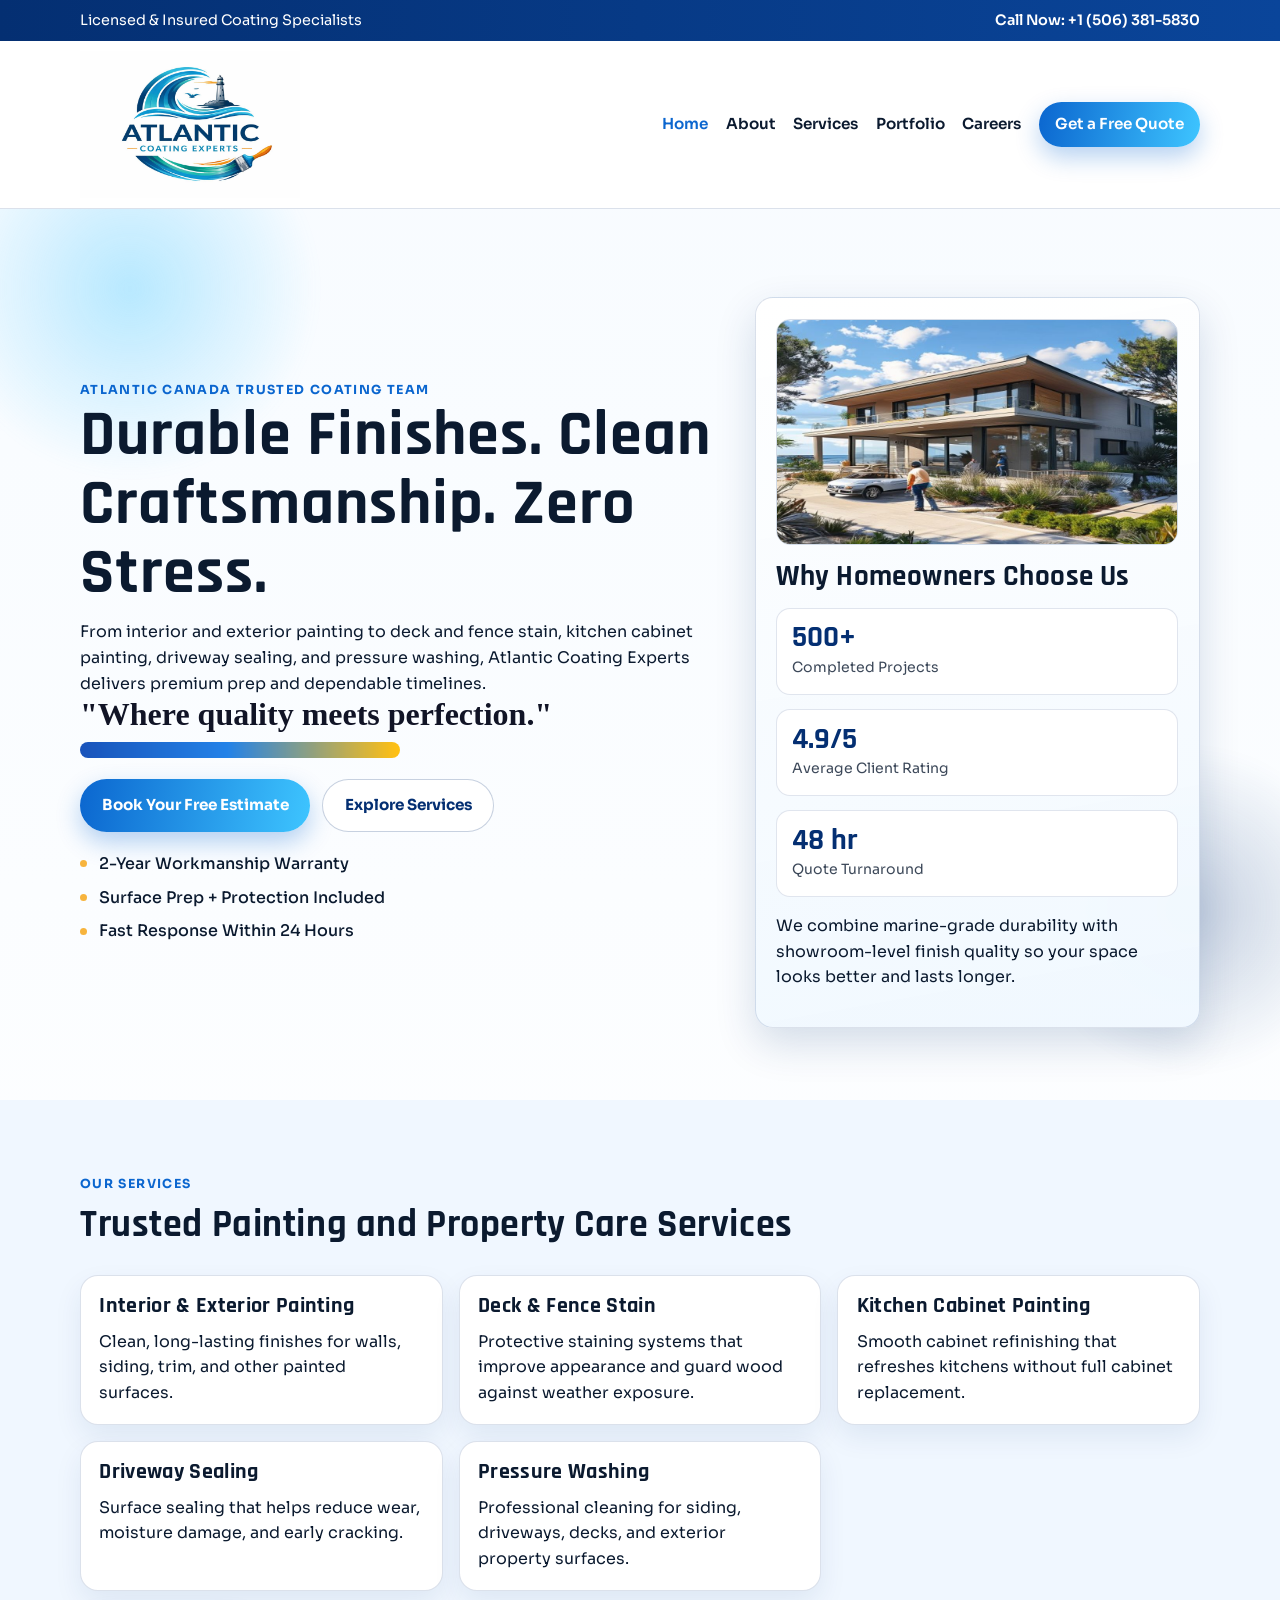
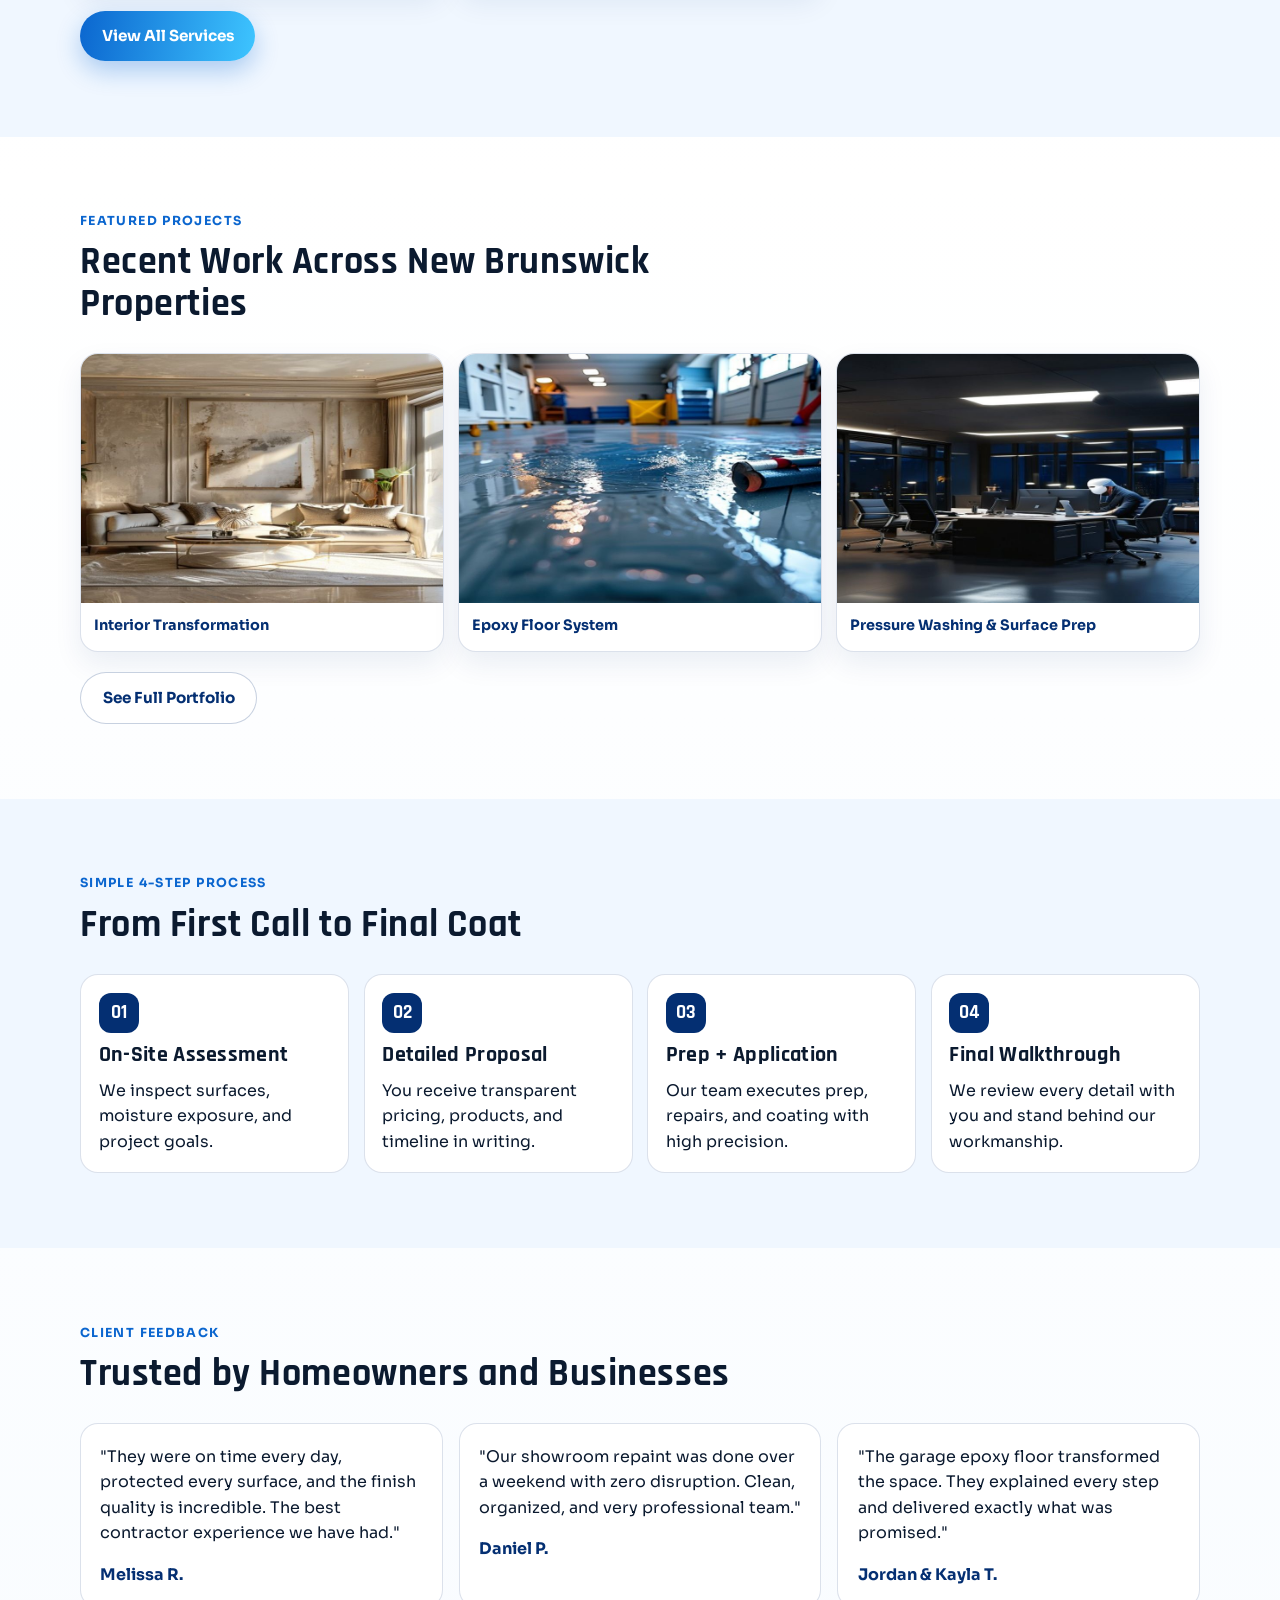
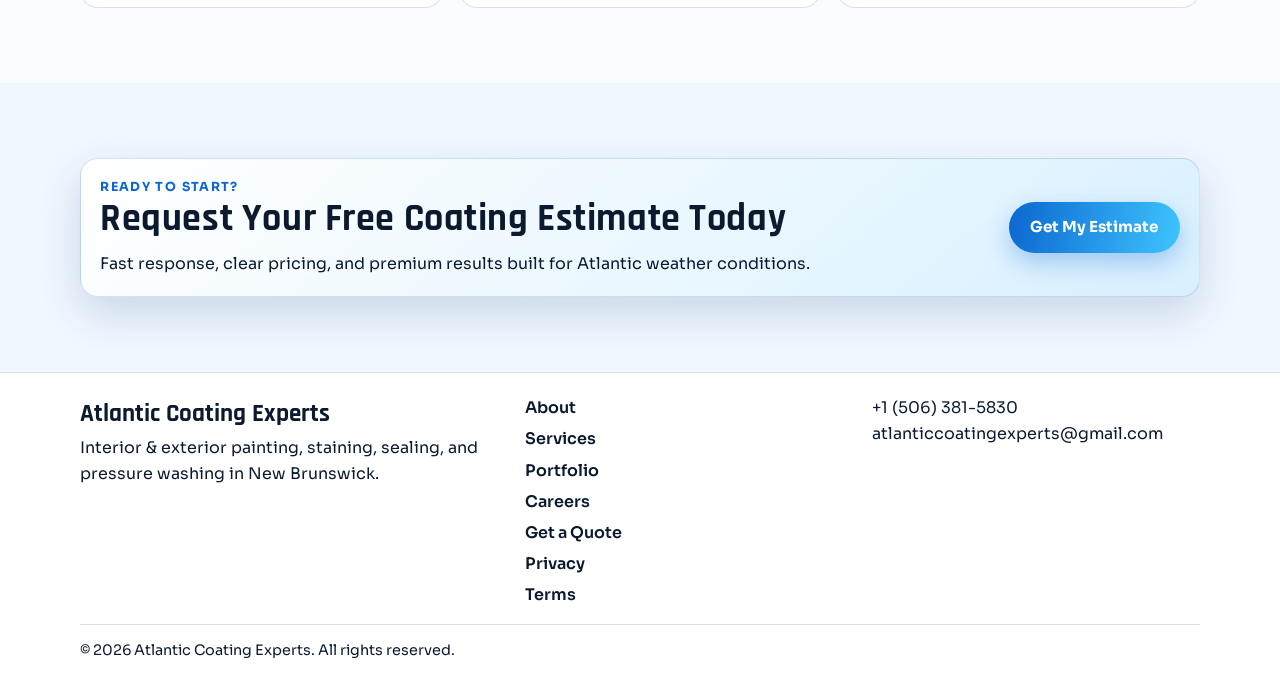
<file: index.html>
<!DOCTYPE html>
<html lang="en">
  <head>
    <meta charset="UTF-8" />
    <meta name="viewport" content="width=device-width, initial-scale=1.0" />
    <title>Atlantic Coating Experts | Premium Coating Contractors</title>
    <meta
      name="description"
      content="Atlantic Coating Experts provides interior and exterior painting, deck and fence stain, kitchen cabinet painting, driveway sealing, and pressure washing in New Brunswick."
    />
    <link rel="canonical" href="https://atlanticcoatingexperts.ca/" />
    <meta property="og:type" content="website" />
    <meta property="og:title" content="Atlantic Coating Experts" />
    <meta
      property="og:description"
      content="Interior and exterior painting, deck and fence stain, kitchen cabinet painting, driveway sealing, and pressure washing."
    />
    <meta property="og:url" content="https://atlanticcoatingexperts.ca/" />
    <meta property="og:image" content="https://atlanticcoatingexperts.ca/assets/atlantic-coating-logo.png" />
    <meta name="twitter:card" content="summary_large_image" />
    <meta name="twitter:title" content="Atlantic Coating Experts" />
    <meta name="twitter:description" content="Where quality meets perfection." />
    <meta name="twitter:image" content="https://atlanticcoatingexperts.ca/assets/atlantic-coating-logo.png" />
    <link rel="preconnect" href="https://fonts.googleapis.com" />
    <link rel="preconnect" href="https://fonts.gstatic.com" crossorigin />
    <link
      href="https://fonts.googleapis.com/css2?family=Rajdhani:wght@500;600;700&family=Sora:wght@300;400;500;600;700&display=swap"
      rel="stylesheet"
    />
    <link rel="stylesheet" href="styles.css" />
  </head>
  <body data-page="home">
    <div class="top-strip">
      <div class="container top-strip__content">
        <p>Licensed & Insured Coating Specialists</p>
        <a href="tel:+15063815830">Call Now: +1 (506) 381-5830</a>
      </div>
    </div>

    <header class="site-header">
      <div class="container nav-wrap">
        <a class="brand" href="index.html" aria-label="Atlantic Coating Experts home">
          <img src="assets/atlantic-coating-logo.png" alt="Atlantic Coating Experts logo" />
        </a>

        <button class="menu-toggle" id="menuToggle" aria-expanded="false" aria-controls="mainNav" aria-label="Toggle menu">
          <span></span>
          <span></span>
          <span></span>
        </button>

        <nav id="mainNav" class="main-nav" aria-label="Primary">
          <a href="index.html" data-nav="home">Home</a>
          <a href="about.html" data-nav="about">About</a>
          <a href="services.html" data-nav="services">Services</a>
          <a href="portfolio.html" data-nav="portfolio">Portfolio</a>
          <a href="careers.html" data-nav="careers">Careers</a>
          <a href="quote.html" class="btn btn--small" data-nav="quote">Get a Free Quote</a>
        </nav>
      </div>
    </header>

    <main>
      <section class="hero">
        <div class="hero__bg-orb hero__bg-orb--one"></div>
        <div class="hero__bg-orb hero__bg-orb--two"></div>
        <div class="container hero__grid">
          <div class="hero__content reveal">
            <p class="eyebrow">Atlantic Canada Trusted Coating Team</p>
            <h1>Durable Finishes. Clean Craftsmanship. Zero Stress.</h1>
            <p>
              From interior and exterior painting to deck and fence stain, kitchen cabinet painting, driveway sealing,
              and pressure washing, Atlantic Coating Experts delivers premium prep and dependable timelines.
            </p>
            <p class="hero__brand-quote">"Where quality meets perfection."</p>
            <div class="hero__actions">
              <a href="quote.html" class="btn">Book Your Free Estimate</a>
              <a href="services.html" class="btn btn--ghost">Explore Services</a>
            </div>
            <ul class="hero__highlights">
              <li>2-Year Workmanship Warranty</li>
              <li>Surface Prep + Protection Included</li>
              <li>Fast Response Within 24 Hours</li>
            </ul>
          </div>

          <aside class="hero-card reveal" aria-label="Quick business highlights">
            <img
              src="assets/ai-hero-exterior.jpg"
              alt="Exterior coating team working on a coastal home"
              class="hero-card__image"
            />
            <h2>Why Homeowners Choose Us</h2>
            <div class="hero-card__stats">
              <article>
                <strong>500+</strong>
                <span>Completed Projects</span>
              </article>
              <article>
                <strong>4.9/5</strong>
                <span>Average Client Rating</span>
              </article>
              <article>
                <strong>48 hr</strong>
                <span>Quote Turnaround</span>
              </article>
            </div>
            <p>
              We combine marine-grade durability with showroom-level finish quality so your space looks better and
              lasts longer.
            </p>
          </aside>
        </div>
      </section>

      <section class="section section--light">
        <div class="container">
          <header class="section-head reveal">
            <p class="eyebrow">Our Services</p>
            <h2>Trusted Painting and Property Care Services</h2>
          </header>
          <div class="service-grid">
            <article class="service-card reveal">
              <h3>Interior & Exterior Painting</h3>
              <p>Clean, long-lasting finishes for walls, siding, trim, and other painted surfaces.</p>
            </article>
            <article class="service-card reveal">
              <h3>Deck & Fence Stain</h3>
              <p>Protective staining systems that improve appearance and guard wood against weather exposure.</p>
            </article>
            <article class="service-card reveal">
              <h3>Kitchen Cabinet Painting</h3>
              <p>Smooth cabinet refinishing that refreshes kitchens without full cabinet replacement.</p>
            </article>
            <article class="service-card reveal">
              <h3>Driveway Sealing</h3>
              <p>Surface sealing that helps reduce wear, moisture damage, and early cracking.</p>
            </article>
            <article class="service-card reveal">
              <h3>Pressure Washing</h3>
              <p>Professional cleaning for siding, driveways, decks, and exterior property surfaces.</p>
            </article>
          </div>
          <div class="section-cta reveal">
            <a href="services.html" class="btn">View All Services</a>
          </div>
        </div>
      </section>

      <section class="section">
        <div class="container">
          <header class="section-head reveal">
            <p class="eyebrow">Featured Projects</p>
            <h2>Recent Work Across New Brunswick Properties</h2>
          </header>
          <div class="gallery-grid gallery-grid--three">
            <figure class="gallery-card reveal">
              <img src="assets/ai-interior-coating.jpg" alt="Interior coating project" loading="lazy" />
              <figcaption>Interior Transformation</figcaption>
            </figure>
            <figure class="gallery-card reveal">
              <img src="assets/ai-epoxy-floor.jpg" alt="Epoxy floor project" loading="lazy" />
              <figcaption>Epoxy Floor System</figcaption>
            </figure>
            <figure class="gallery-card reveal">
              <img src="assets/ai-commercial-coating.jpg" alt="Exterior cleaning and prep project" loading="lazy" />
              <figcaption>Pressure Washing & Surface Prep</figcaption>
            </figure>
          </div>
          <div class="section-cta reveal">
            <a href="portfolio.html" class="btn btn--ghost">See Full Portfolio</a>
          </div>
        </div>
      </section>

      <section class="section section--light">
        <div class="container">
          <header class="section-head reveal">
            <p class="eyebrow">Simple 4-Step Process</p>
            <h2>From First Call to Final Coat</h2>
          </header>

          <div class="timeline">
            <article class="timeline-item reveal">
              <span>01</span>
              <h3>On-Site Assessment</h3>
              <p>We inspect surfaces, moisture exposure, and project goals.</p>
            </article>
            <article class="timeline-item reveal">
              <span>02</span>
              <h3>Detailed Proposal</h3>
              <p>You receive transparent pricing, products, and timeline in writing.</p>
            </article>
            <article class="timeline-item reveal">
              <span>03</span>
              <h3>Prep + Application</h3>
              <p>Our team executes prep, repairs, and coating with high precision.</p>
            </article>
            <article class="timeline-item reveal">
              <span>04</span>
              <h3>Final Walkthrough</h3>
              <p>We review every detail with you and stand behind our workmanship.</p>
            </article>
          </div>
        </div>
      </section>

      <section class="section">
        <div class="container">
          <header class="section-head reveal">
            <p class="eyebrow">Client Feedback</p>
            <h2>Trusted by Homeowners and Businesses</h2>
          </header>
          <div class="review-grid">
            <article class="review reveal">
              <p>
                "They were on time every day, protected every surface, and the finish quality is incredible. The best
                contractor experience we have had."
              </p>
              <strong>Melissa R.</strong>
            </article>
            <article class="review reveal">
              <p>
                "Our showroom repaint was done over a weekend with zero disruption. Clean, organized, and very
                professional team."
              </p>
              <strong>Daniel P.</strong>
            </article>
            <article class="review reveal">
              <p>
                "The garage epoxy floor transformed the space. They explained every step and delivered exactly what was
                promised."
              </p>
              <strong>Jordan & Kayla T.</strong>
            </article>
          </div>
        </div>
      </section>

      <section class="section section--light">
        <div class="container cta-band reveal">
          <div>
            <p class="eyebrow">Ready to Start?</p>
            <h2>Request Your Free Coating Estimate Today</h2>
            <p>Fast response, clear pricing, and premium results built for Atlantic weather conditions.</p>
          </div>
          <a href="quote.html" class="btn">Get My Estimate</a>
        </div>
      </section>
    </main>

    <footer class="site-footer">
      <div class="container footer-grid">
        <div>
          <p class="footer-brand">Atlantic Coating Experts</p>
          <p>Interior & exterior painting, staining, sealing, and pressure washing in New Brunswick.</p>
        </div>
        <nav class="footer-links" aria-label="Footer links">
          <a href="about.html">About</a>
          <a href="services.html">Services</a>
          <a href="portfolio.html">Portfolio</a>
          <a href="careers.html">Careers</a>
          <a href="quote.html">Get a Quote</a>
          <a href="privacy.html">Privacy</a>
          <a href="terms.html">Terms</a>
        </nav>
        <div>
          <p><a href="tel:+15063815830">+1 (506) 381-5830</a></p>
          <p><a href="mailto:atlanticcoatingexperts@gmail.com">atlanticcoatingexperts@gmail.com</a></p>
        </div>
      </div>
      <div class="container footer-bottom">
        <p>© <span id="year"></span> Atlantic Coating Experts. All rights reserved.</p>
      </div>
    </footer>

    <script src="script.js"></script>
  </body>
</html>
</file>
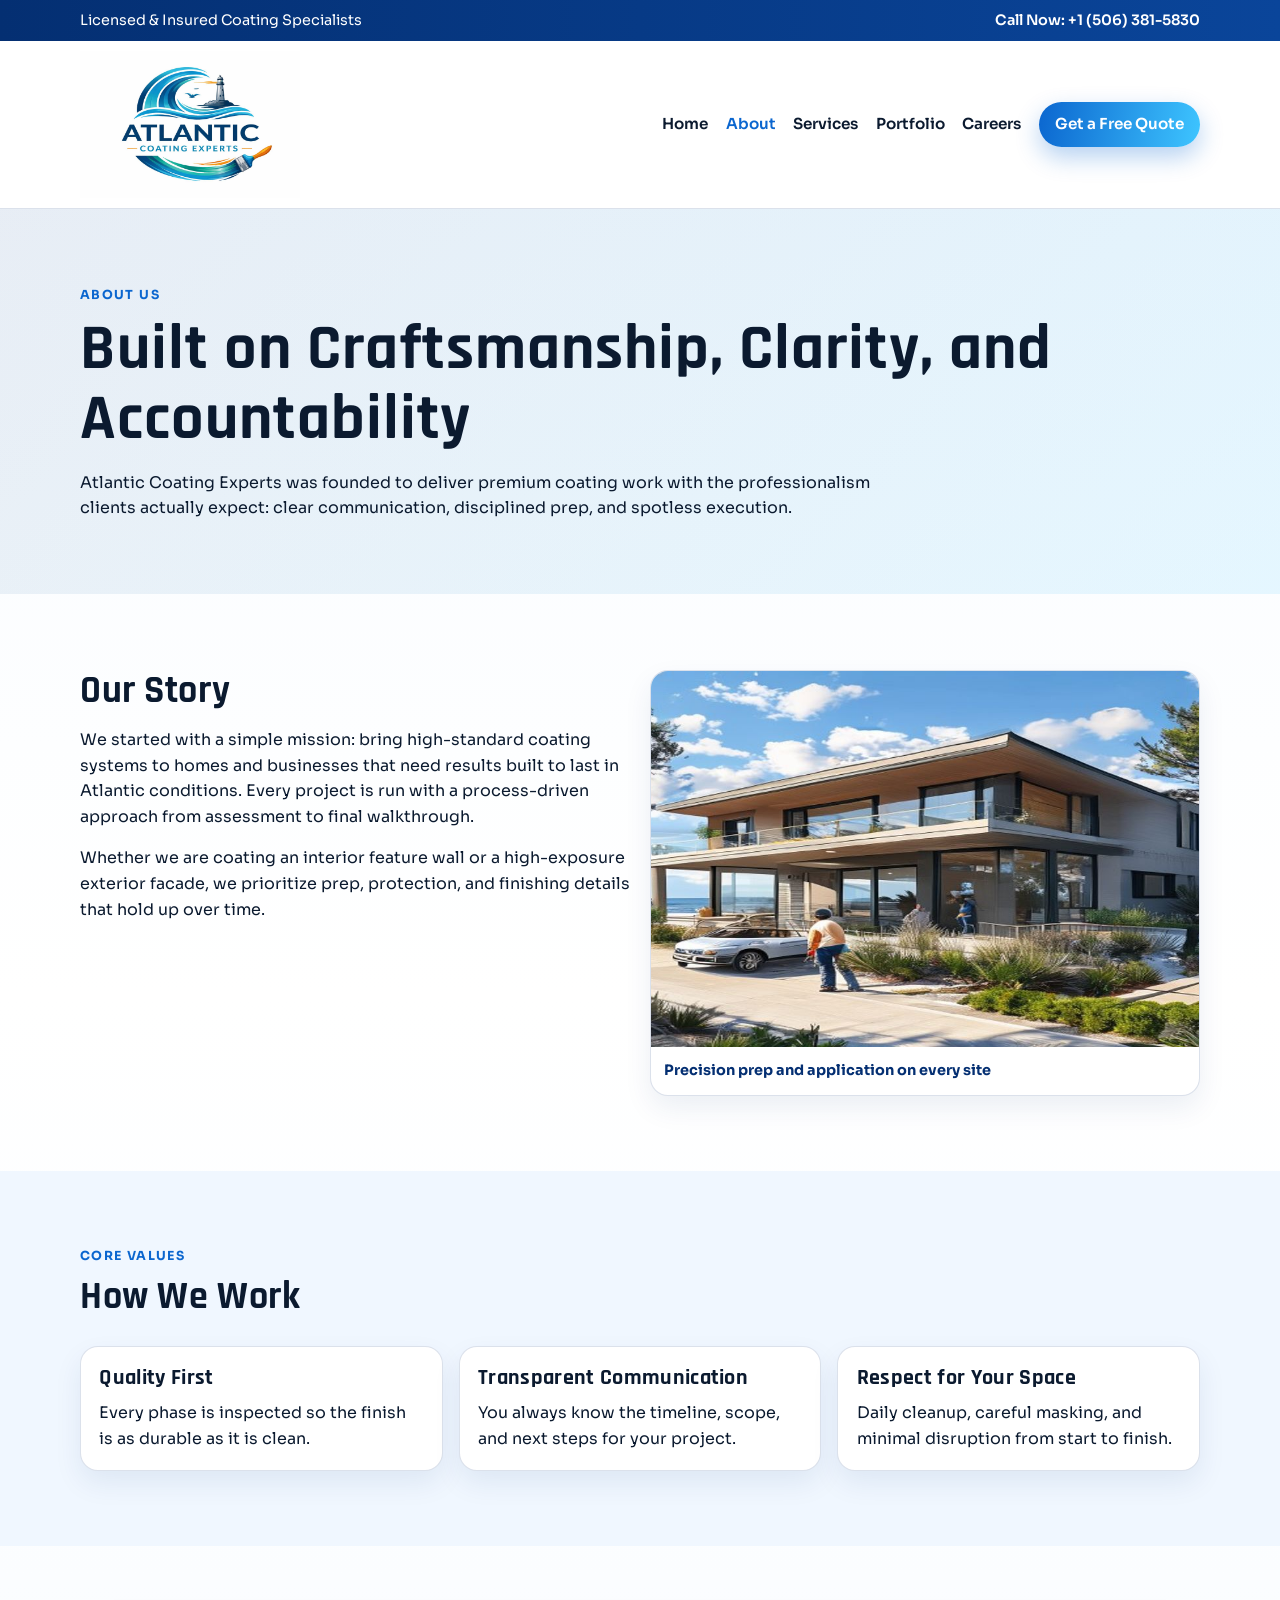
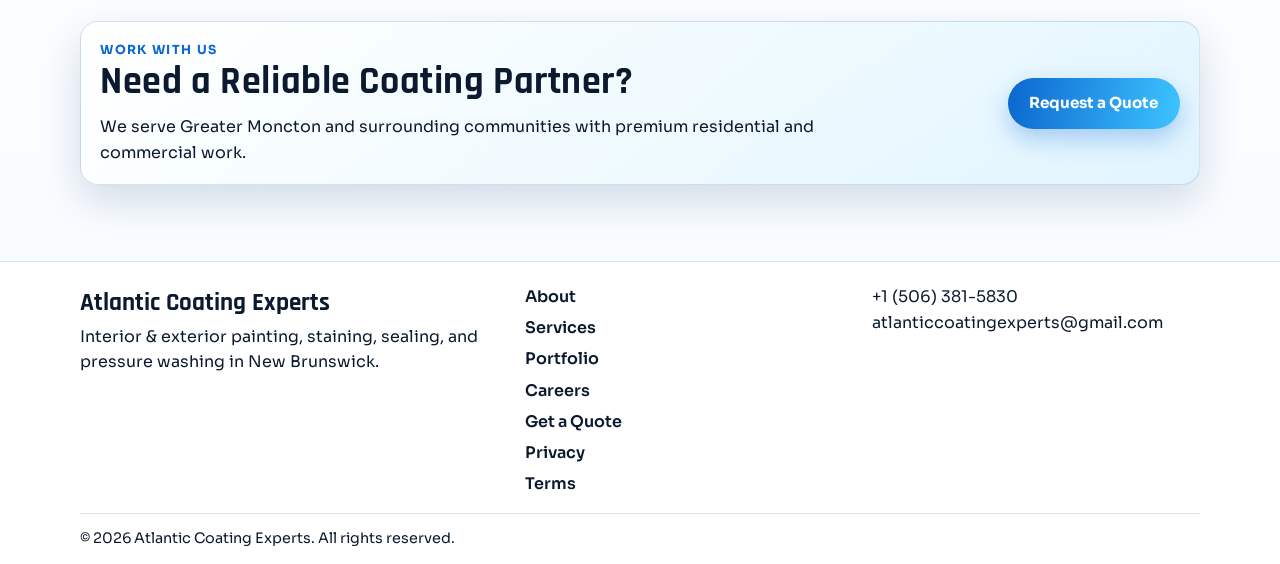
<file: about.html>
<!DOCTYPE html>
<html lang="en">
  <head>
    <meta charset="UTF-8" />
    <meta name="viewport" content="width=device-width, initial-scale=1.0" />
    <title>About | Atlantic Coating Experts</title>
    <meta
      name="description"
      content="Learn about Atlantic Coating Experts, our quality-first process, and the standards behind every project."
    />
    <link rel="canonical" href="https://atlanticcoatingexperts.ca/about.html" />
    <link rel="preconnect" href="https://fonts.googleapis.com" />
    <link rel="preconnect" href="https://fonts.gstatic.com" crossorigin />
    <link
      href="https://fonts.googleapis.com/css2?family=Rajdhani:wght@500;600;700&family=Sora:wght@300;400;500;600;700&display=swap"
      rel="stylesheet"
    />
    <link rel="stylesheet" href="styles.css" />
  </head>
  <body data-page="about">
    <div class="top-strip">
      <div class="container top-strip__content">
        <p>Licensed & Insured Coating Specialists</p>
        <a href="tel:+15063815830">Call Now: +1 (506) 381-5830</a>
      </div>
    </div>

    <header class="site-header">
      <div class="container nav-wrap">
        <a class="brand" href="index.html" aria-label="Atlantic Coating Experts home">
          <img src="assets/atlantic-coating-logo.png" alt="Atlantic Coating Experts logo" />
        </a>

        <button class="menu-toggle" id="menuToggle" aria-expanded="false" aria-controls="mainNav" aria-label="Toggle menu">
          <span></span>
          <span></span>
          <span></span>
        </button>

        <nav id="mainNav" class="main-nav" aria-label="Primary">
          <a href="index.html" data-nav="home">Home</a>
          <a href="about.html" data-nav="about">About</a>
          <a href="services.html" data-nav="services">Services</a>
          <a href="portfolio.html" data-nav="portfolio">Portfolio</a>
          <a href="careers.html" data-nav="careers">Careers</a>
          <a href="quote.html" class="btn btn--small" data-nav="quote">Get a Free Quote</a>
        </nav>
      </div>
    </header>

    <main>
      <section class="page-hero">
        <div class="container reveal">
          <p class="eyebrow">About Us</p>
          <h1>Built on Craftsmanship, Clarity, and Accountability</h1>
          <p>
            Atlantic Coating Experts was founded to deliver premium coating work with the professionalism clients
            actually expect: clear communication, disciplined prep, and spotless execution.
          </p>
        </div>
      </section>

      <section class="section">
        <div class="container split-section">
          <div class="reveal">
            <h2>Our Story</h2>
            <p>
              We started with a simple mission: bring high-standard coating systems to homes and businesses that need
              results built to last in Atlantic conditions. Every project is run with a process-driven approach from
              assessment to final walkthrough.
            </p>
            <p>
              Whether we are coating an interior feature wall or a high-exposure exterior facade, we prioritize prep,
              protection, and finishing details that hold up over time.
            </p>
          </div>
          <figure class="gallery-card reveal">
            <img src="assets/ai-hero-exterior.jpg" alt="Atlantic Coating Experts team at work" />
            <figcaption>Precision prep and application on every site</figcaption>
          </figure>
        </div>
      </section>

      <section class="section section--light">
        <div class="container">
          <header class="section-head reveal">
            <p class="eyebrow">Core Values</p>
            <h2>How We Work</h2>
          </header>
          <div class="service-grid">
            <article class="service-card reveal">
              <h3>Quality First</h3>
              <p>Every phase is inspected so the finish is as durable as it is clean.</p>
            </article>
            <article class="service-card reveal">
              <h3>Transparent Communication</h3>
              <p>You always know the timeline, scope, and next steps for your project.</p>
            </article>
            <article class="service-card reveal">
              <h3>Respect for Your Space</h3>
              <p>Daily cleanup, careful masking, and minimal disruption from start to finish.</p>
            </article>
          </div>
        </div>
      </section>

      <section class="section">
        <div class="container cta-band reveal">
          <div>
            <p class="eyebrow">Work With Us</p>
            <h2>Need a Reliable Coating Partner?</h2>
            <p>We serve Greater Moncton and surrounding communities with premium residential and commercial work.</p>
          </div>
          <a href="quote.html" class="btn">Request a Quote</a>
        </div>
      </section>
    </main>

    <footer class="site-footer">
      <div class="container footer-grid">
        <div>
          <p class="footer-brand">Atlantic Coating Experts</p>
          <p>Interior & exterior painting, staining, sealing, and pressure washing in New Brunswick.</p>
        </div>
        <nav class="footer-links" aria-label="Footer links">
          <a href="about.html">About</a>
          <a href="services.html">Services</a>
          <a href="portfolio.html">Portfolio</a>
          <a href="careers.html">Careers</a>
          <a href="quote.html">Get a Quote</a>
          <a href="privacy.html">Privacy</a>
          <a href="terms.html">Terms</a>
        </nav>
        <div>
          <p><a href="tel:+15063815830">+1 (506) 381-5830</a></p>
          <p><a href="mailto:atlanticcoatingexperts@gmail.com">atlanticcoatingexperts@gmail.com</a></p>
        </div>
      </div>
      <div class="container footer-bottom">
        <p>© <span id="year"></span> Atlantic Coating Experts. All rights reserved.</p>
      </div>
    </footer>

    <script src="script.js"></script>
  </body>
</html>
</file>
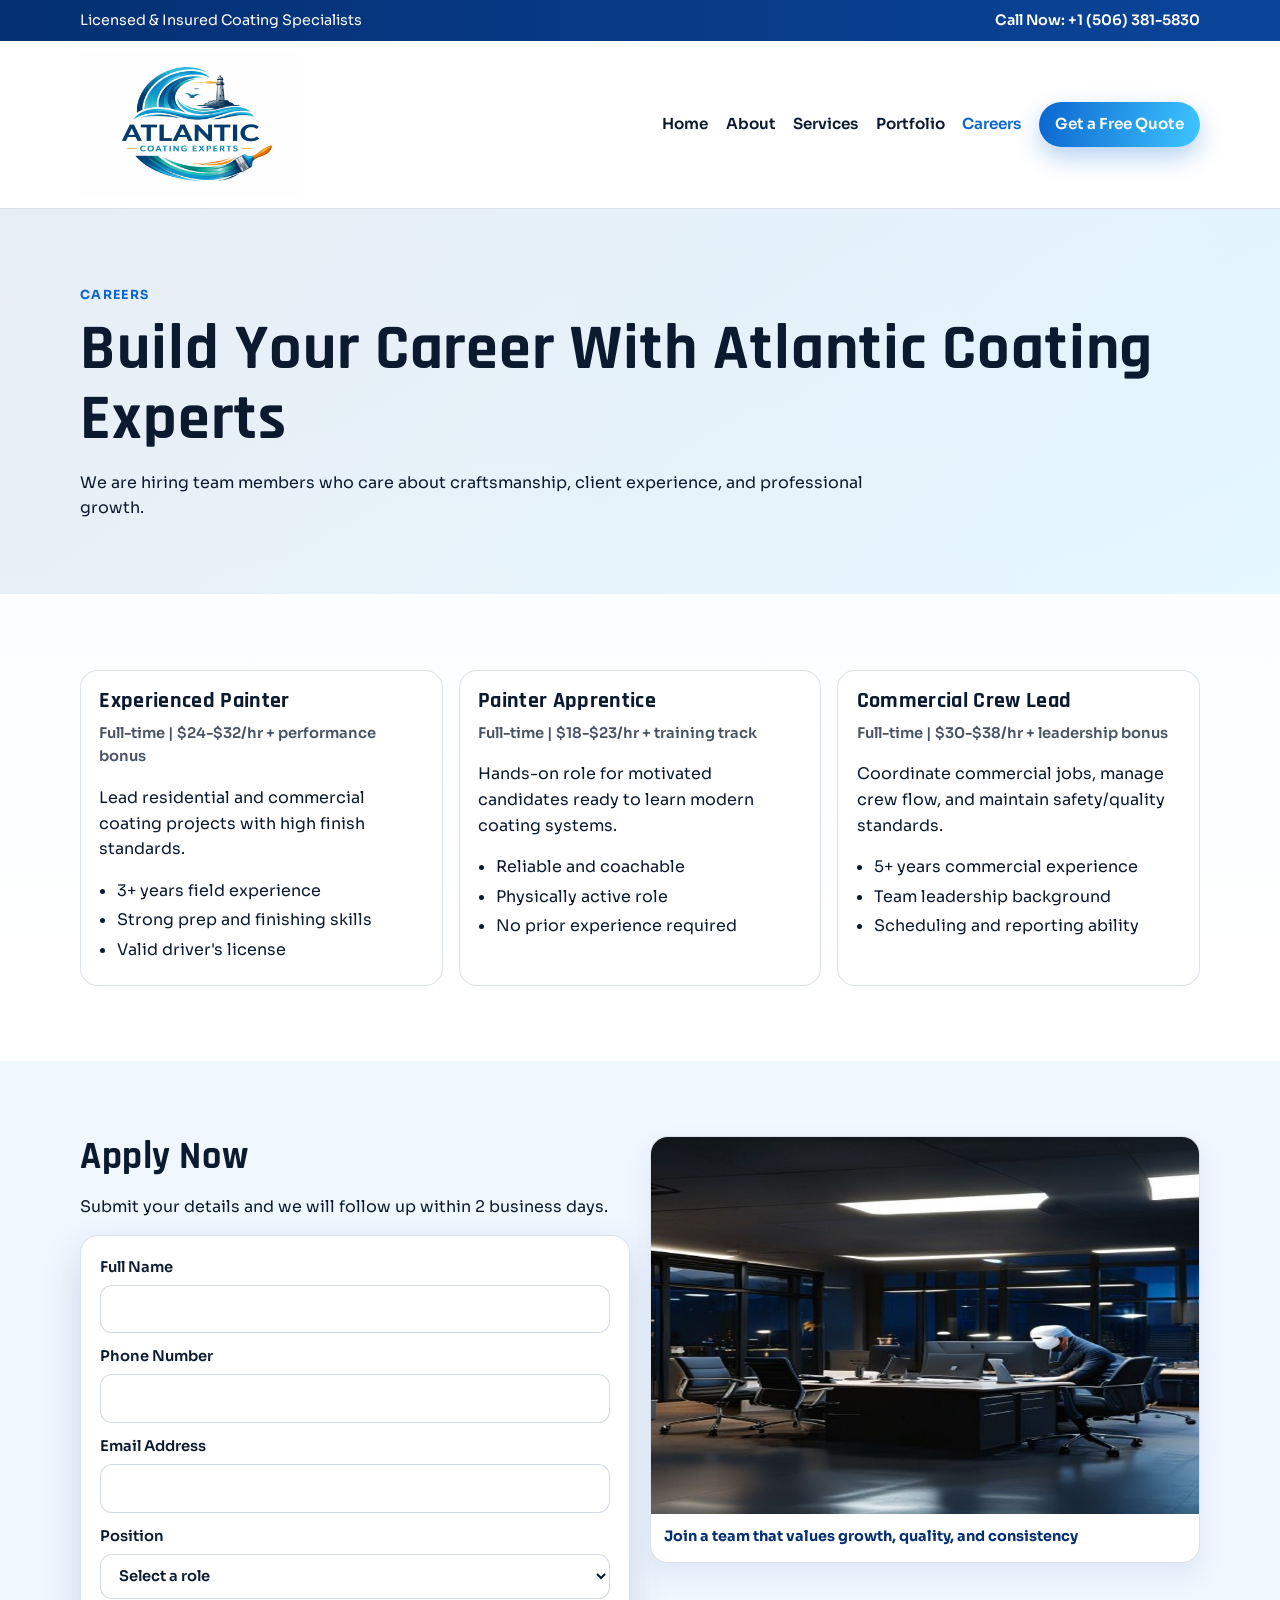
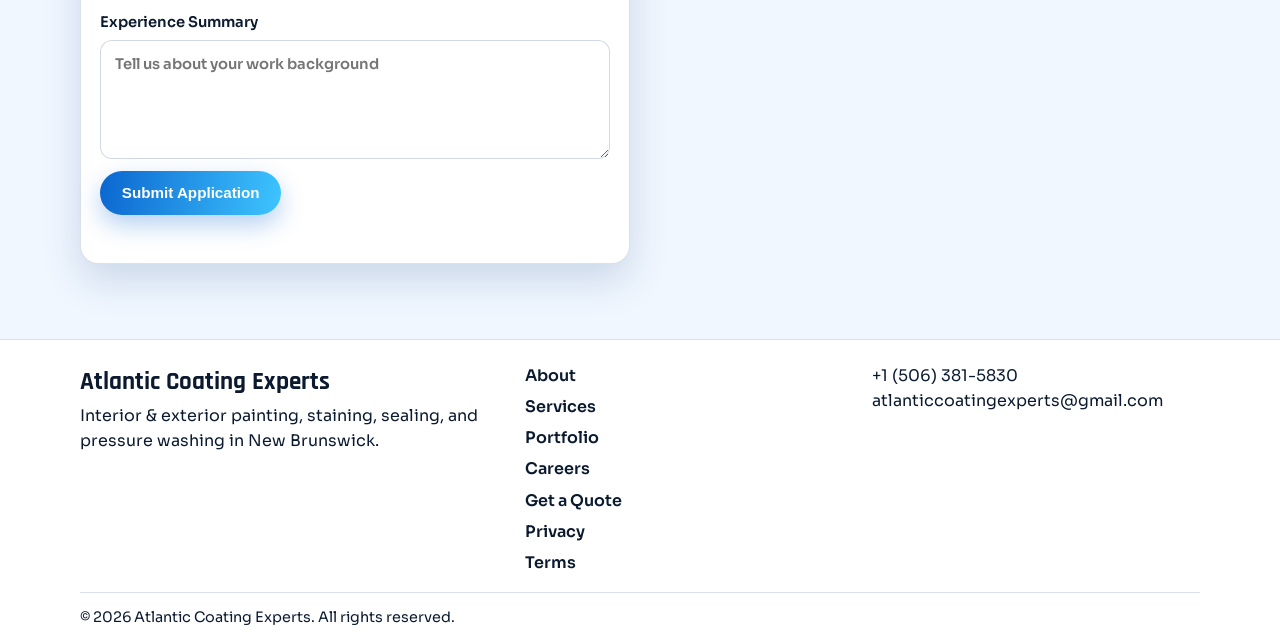
<file: careers.html>
<!DOCTYPE html>
<html lang="en">
  <head>
    <meta charset="UTF-8" />
    <meta name="viewport" content="width=device-width, initial-scale=1.0" />
    <title>Careers | Atlantic Coating Experts</title>
    <meta
      name="description"
      content="Join Atlantic Coating Experts. View open roles and submit your application online."
    />
    <link rel="canonical" href="https://atlanticcoatingexperts.ca/careers.html" />
    <link rel="preconnect" href="https://fonts.googleapis.com" />
    <link rel="preconnect" href="https://fonts.gstatic.com" crossorigin />
    <link
      href="https://fonts.googleapis.com/css2?family=Rajdhani:wght@500;600;700&family=Sora:wght@300;400;500;600;700&display=swap"
      rel="stylesheet"
    />
    <link rel="stylesheet" href="styles.css" />
  </head>
  <body data-page="careers">
    <div class="top-strip">
      <div class="container top-strip__content">
        <p>Licensed & Insured Coating Specialists</p>
        <a href="tel:+15063815830">Call Now: +1 (506) 381-5830</a>
      </div>
    </div>

    <header class="site-header">
      <div class="container nav-wrap">
        <a class="brand" href="index.html" aria-label="Atlantic Coating Experts home">
          <img src="assets/atlantic-coating-logo.png" alt="Atlantic Coating Experts logo" />
        </a>

        <button class="menu-toggle" id="menuToggle" aria-expanded="false" aria-controls="mainNav" aria-label="Toggle menu">
          <span></span>
          <span></span>
          <span></span>
        </button>

        <nav id="mainNav" class="main-nav" aria-label="Primary">
          <a href="index.html" data-nav="home">Home</a>
          <a href="about.html" data-nav="about">About</a>
          <a href="services.html" data-nav="services">Services</a>
          <a href="portfolio.html" data-nav="portfolio">Portfolio</a>
          <a href="careers.html" data-nav="careers">Careers</a>
          <a href="quote.html" class="btn btn--small" data-nav="quote">Get a Free Quote</a>
        </nav>
      </div>
    </header>

    <main>
      <section class="page-hero">
        <div class="container reveal">
          <p class="eyebrow">Careers</p>
          <h1>Build Your Career With Atlantic Coating Experts</h1>
          <p>
            We are hiring team members who care about craftsmanship, client experience, and professional growth.
          </p>
        </div>
      </section>

      <section class="section">
        <div class="container job-grid">
          <article class="job-card reveal">
            <h3>Experienced Painter</h3>
            <p class="job-meta">Full-time | $24-$32/hr + performance bonus</p>
            <p>Lead residential and commercial coating projects with high finish standards.</p>
            <ul class="bullet-list">
              <li>3+ years field experience</li>
              <li>Strong prep and finishing skills</li>
              <li>Valid driver's license</li>
            </ul>
          </article>
          <article class="job-card reveal">
            <h3>Painter Apprentice</h3>
            <p class="job-meta">Full-time | $18-$23/hr + training track</p>
            <p>Hands-on role for motivated candidates ready to learn modern coating systems.</p>
            <ul class="bullet-list">
              <li>Reliable and coachable</li>
              <li>Physically active role</li>
              <li>No prior experience required</li>
            </ul>
          </article>
          <article class="job-card reveal">
            <h3>Commercial Crew Lead</h3>
            <p class="job-meta">Full-time | $30-$38/hr + leadership bonus</p>
            <p>Coordinate commercial jobs, manage crew flow, and maintain safety/quality standards.</p>
            <ul class="bullet-list">
              <li>5+ years commercial experience</li>
              <li>Team leadership background</li>
              <li>Scheduling and reporting ability</li>
            </ul>
          </article>
        </div>
      </section>

      <section class="section section--light">
        <div class="container split-section">
          <div class="reveal">
            <h2>Apply Now</h2>
            <p>Submit your details and we will follow up within 2 business days.</p>
            <form class="quote-form" id="careerForm">
              <label>
                Full Name
                <input type="text" name="name" required />
              </label>
              <label>
                Phone Number
                <input type="tel" name="phone" required />
              </label>
              <label>
                Email Address
                <input type="email" name="email" required />
              </label>
              <label>
                Position
                <select name="position" required>
                  <option value="">Select a role</option>
                  <option>Experienced Painter</option>
                  <option>Painter Apprentice</option>
                  <option>Commercial Crew Lead</option>
                </select>
              </label>
              <label>
                Experience Summary
                <textarea name="details" rows="4" placeholder="Tell us about your work background"></textarea>
              </label>
              <button type="submit" class="btn">Submit Application</button>
              <p class="form-note" id="careerNote" aria-live="polite"></p>
            </form>
          </div>
          <figure class="gallery-card reveal">
            <img src="assets/ai-commercial-coating.jpg" alt="Coating team working in commercial space" />
            <figcaption>Join a team that values growth, quality, and consistency</figcaption>
          </figure>
        </div>
      </section>
    </main>

    <footer class="site-footer">
      <div class="container footer-grid">
        <div>
          <p class="footer-brand">Atlantic Coating Experts</p>
          <p>Interior & exterior painting, staining, sealing, and pressure washing in New Brunswick.</p>
        </div>
        <nav class="footer-links" aria-label="Footer links">
          <a href="about.html">About</a>
          <a href="services.html">Services</a>
          <a href="portfolio.html">Portfolio</a>
          <a href="careers.html">Careers</a>
          <a href="quote.html">Get a Quote</a>
          <a href="privacy.html">Privacy</a>
          <a href="terms.html">Terms</a>
        </nav>
        <div>
          <p><a href="tel:+15063815830">+1 (506) 381-5830</a></p>
          <p><a href="mailto:atlanticcoatingexperts@gmail.com">atlanticcoatingexperts@gmail.com</a></p>
        </div>
      </div>
      <div class="container footer-bottom">
        <p>© <span id="year"></span> Atlantic Coating Experts. All rights reserved.</p>
      </div>
    </footer>

    <script src="script.js"></script>
  </body>
</html>
</file>
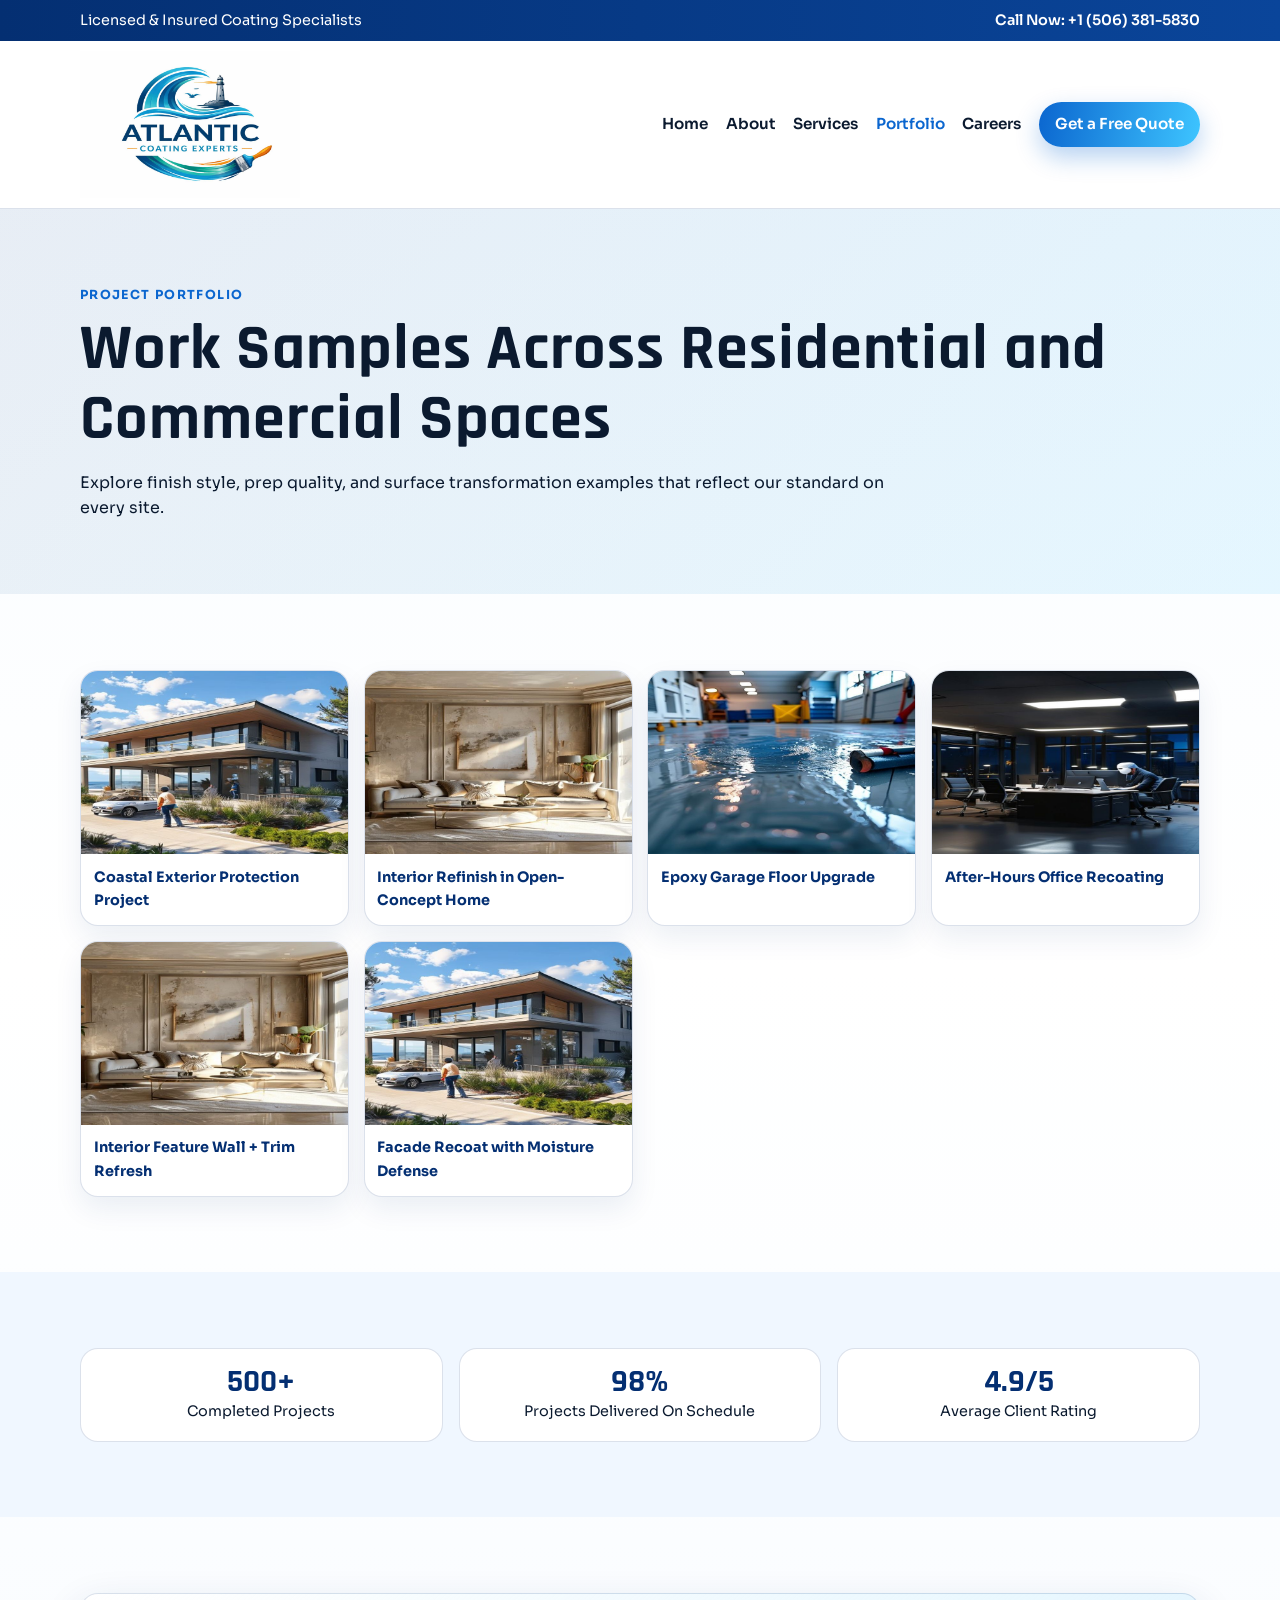
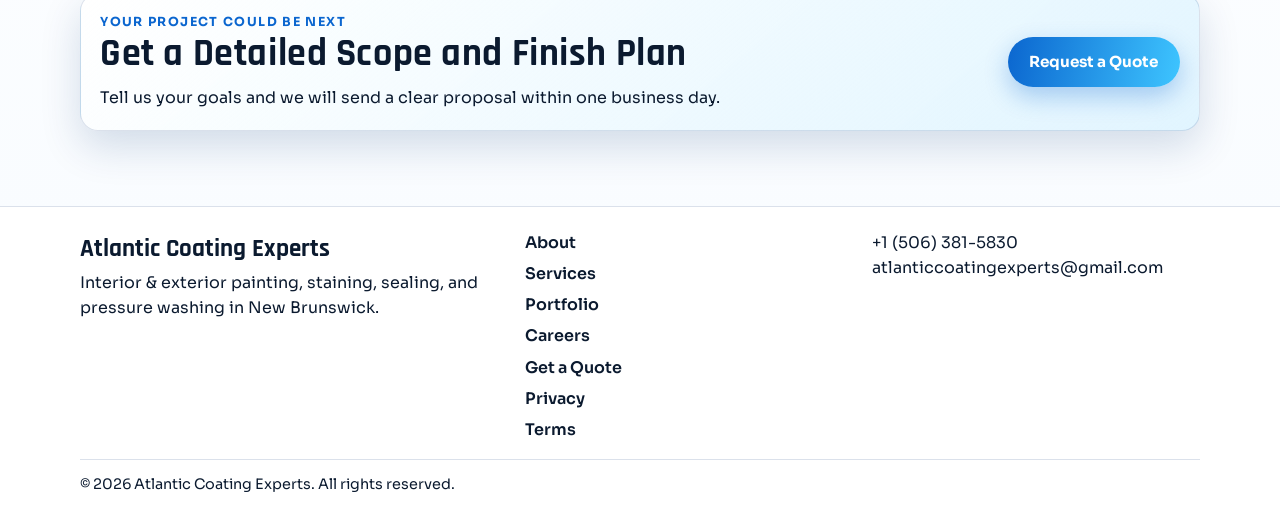
<file: portfolio.html>
<!DOCTYPE html>
<html lang="en">
  <head>
    <meta charset="UTF-8" />
    <meta name="viewport" content="width=device-width, initial-scale=1.0" />
    <title>Portfolio | Atlantic Coating Experts</title>
    <meta
      name="description"
      content="Browse project examples and finish quality benchmarks from Atlantic Coating Experts."
    />
    <link rel="canonical" href="https://atlanticcoatingexperts.ca/portfolio.html" />
    <link rel="preconnect" href="https://fonts.googleapis.com" />
    <link rel="preconnect" href="https://fonts.gstatic.com" crossorigin />
    <link
      href="https://fonts.googleapis.com/css2?family=Rajdhani:wght@500;600;700&family=Sora:wght@300;400;500;600;700&display=swap"
      rel="stylesheet"
    />
    <link rel="stylesheet" href="styles.css" />
  </head>
  <body data-page="portfolio">
    <div class="top-strip">
      <div class="container top-strip__content">
        <p>Licensed & Insured Coating Specialists</p>
        <a href="tel:+15063815830">Call Now: +1 (506) 381-5830</a>
      </div>
    </div>

    <header class="site-header">
      <div class="container nav-wrap">
        <a class="brand" href="index.html" aria-label="Atlantic Coating Experts home">
          <img src="assets/atlantic-coating-logo.png" alt="Atlantic Coating Experts logo" />
        </a>

        <button class="menu-toggle" id="menuToggle" aria-expanded="false" aria-controls="mainNav" aria-label="Toggle menu">
          <span></span>
          <span></span>
          <span></span>
        </button>

        <nav id="mainNav" class="main-nav" aria-label="Primary">
          <a href="index.html" data-nav="home">Home</a>
          <a href="about.html" data-nav="about">About</a>
          <a href="services.html" data-nav="services">Services</a>
          <a href="portfolio.html" data-nav="portfolio">Portfolio</a>
          <a href="careers.html" data-nav="careers">Careers</a>
          <a href="quote.html" class="btn btn--small" data-nav="quote">Get a Free Quote</a>
        </nav>
      </div>
    </header>

    <main>
      <section class="page-hero">
        <div class="container reveal">
          <p class="eyebrow">Project Portfolio</p>
          <h1>Work Samples Across Residential and Commercial Spaces</h1>
          <p>
            Explore finish style, prep quality, and surface transformation examples that reflect our standard on every
            site.
          </p>
        </div>
      </section>

      <section class="section">
        <div class="container">
          <div class="gallery-grid">
            <figure class="gallery-card reveal">
              <img src="assets/ai-hero-exterior.jpg" alt="Exterior coating project example" />
              <figcaption>Coastal Exterior Protection Project</figcaption>
            </figure>
            <figure class="gallery-card reveal">
              <img src="assets/ai-interior-coating.jpg" alt="Interior coating project example" />
              <figcaption>Interior Refinish in Open-Concept Home</figcaption>
            </figure>
            <figure class="gallery-card reveal">
              <img src="assets/ai-epoxy-floor.jpg" alt="Epoxy coating project example" />
              <figcaption>Epoxy Garage Floor Upgrade</figcaption>
            </figure>
            <figure class="gallery-card reveal">
              <img src="assets/ai-commercial-coating.jpg" alt="Commercial coating project example" />
              <figcaption>After-Hours Office Recoating</figcaption>
            </figure>
            <figure class="gallery-card reveal">
              <img src="assets/ai-interior-coating.jpg" alt="Interior accent wall coating" />
              <figcaption>Interior Feature Wall + Trim Refresh</figcaption>
            </figure>
            <figure class="gallery-card reveal">
              <img src="assets/ai-hero-exterior.jpg" alt="Exterior facade coating" />
              <figcaption>Facade Recoat with Moisture Defense</figcaption>
            </figure>
          </div>
        </div>
      </section>

      <section class="section section--light">
        <div class="container metric-grid">
          <article class="metric-card reveal">
            <strong>500+</strong>
            <span>Completed Projects</span>
          </article>
          <article class="metric-card reveal">
            <strong>98%</strong>
            <span>Projects Delivered On Schedule</span>
          </article>
          <article class="metric-card reveal">
            <strong>4.9/5</strong>
            <span>Average Client Rating</span>
          </article>
        </div>
      </section>

      <section class="section">
        <div class="container cta-band reveal">
          <div>
            <p class="eyebrow">Your Project Could Be Next</p>
            <h2>Get a Detailed Scope and Finish Plan</h2>
            <p>Tell us your goals and we will send a clear proposal within one business day.</p>
          </div>
          <a href="quote.html" class="btn">Request a Quote</a>
        </div>
      </section>
    </main>

    <footer class="site-footer">
      <div class="container footer-grid">
        <div>
          <p class="footer-brand">Atlantic Coating Experts</p>
          <p>Interior & exterior painting, staining, sealing, and pressure washing in New Brunswick.</p>
        </div>
        <nav class="footer-links" aria-label="Footer links">
          <a href="about.html">About</a>
          <a href="services.html">Services</a>
          <a href="portfolio.html">Portfolio</a>
          <a href="careers.html">Careers</a>
          <a href="quote.html">Get a Quote</a>
          <a href="privacy.html">Privacy</a>
          <a href="terms.html">Terms</a>
        </nav>
        <div>
          <p><a href="tel:+15063815830">+1 (506) 381-5830</a></p>
          <p><a href="mailto:atlanticcoatingexperts@gmail.com">atlanticcoatingexperts@gmail.com</a></p>
        </div>
      </div>
      <div class="container footer-bottom">
        <p>© <span id="year"></span> Atlantic Coating Experts. All rights reserved.</p>
      </div>
    </footer>

    <script src="script.js"></script>
  </body>
</html>
</file>
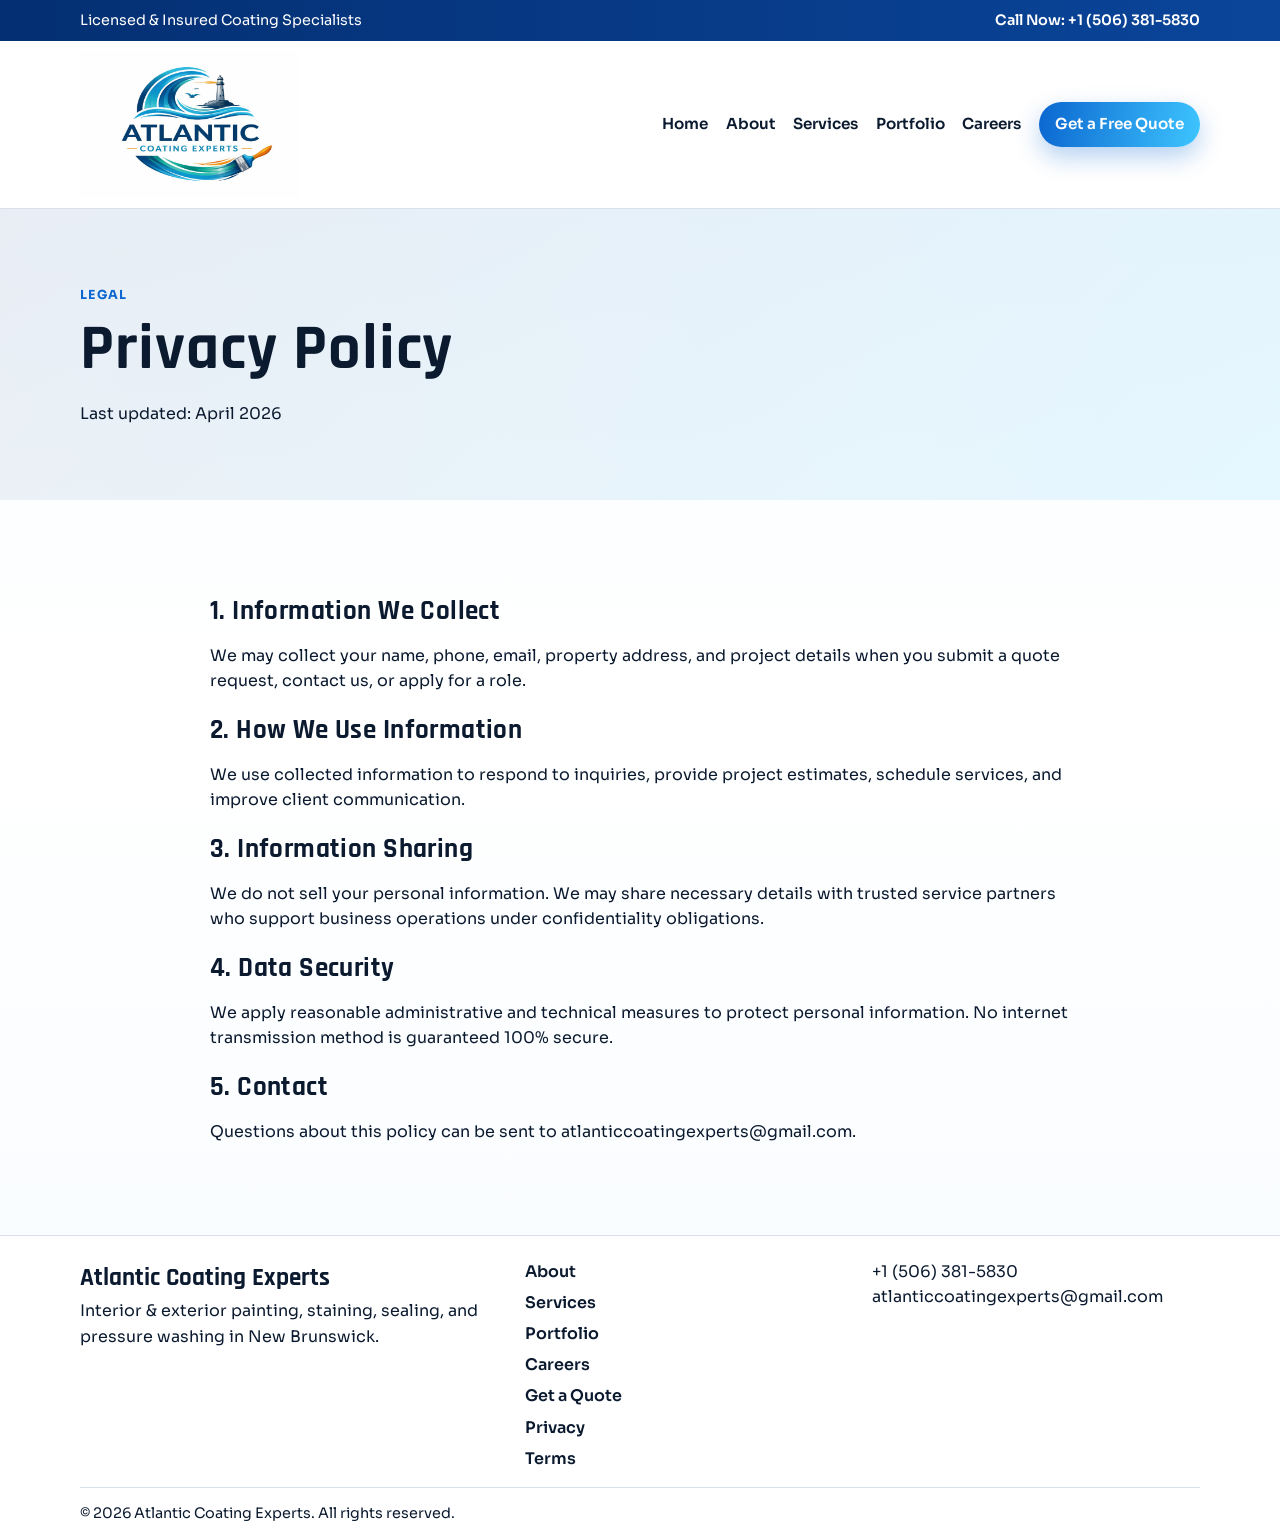
<file: privacy.html>
<!DOCTYPE html>
<html lang="en">
  <head>
    <meta charset="UTF-8" />
    <meta name="viewport" content="width=device-width, initial-scale=1.0" />
    <title>Privacy Policy | Atlantic Coating Experts</title>
    <meta name="description" content="Privacy policy for Atlantic Coating Experts." />
    <link rel="canonical" href="https://atlanticcoatingexperts.ca/privacy.html" />
    <link rel="preconnect" href="https://fonts.googleapis.com" />
    <link rel="preconnect" href="https://fonts.gstatic.com" crossorigin />
    <link
      href="https://fonts.googleapis.com/css2?family=Rajdhani:wght@500;600;700&family=Sora:wght@300;400;500;600;700&display=swap"
      rel="stylesheet"
    />
    <link rel="stylesheet" href="styles.css" />
  </head>
  <body data-page="privacy">
    <div class="top-strip">
      <div class="container top-strip__content">
        <p>Licensed & Insured Coating Specialists</p>
        <a href="tel:+15063815830">Call Now: +1 (506) 381-5830</a>
      </div>
    </div>

    <header class="site-header">
      <div class="container nav-wrap">
        <a class="brand" href="index.html" aria-label="Atlantic Coating Experts home">
          <img src="assets/atlantic-coating-logo.png" alt="Atlantic Coating Experts logo" />
        </a>

        <button class="menu-toggle" id="menuToggle" aria-expanded="false" aria-controls="mainNav" aria-label="Toggle menu">
          <span></span>
          <span></span>
          <span></span>
        </button>

        <nav id="mainNav" class="main-nav" aria-label="Primary">
          <a href="index.html" data-nav="home">Home</a>
          <a href="about.html" data-nav="about">About</a>
          <a href="services.html" data-nav="services">Services</a>
          <a href="portfolio.html" data-nav="portfolio">Portfolio</a>
          <a href="careers.html" data-nav="careers">Careers</a>
          <a href="quote.html" class="btn btn--small" data-nav="quote">Get a Free Quote</a>
        </nav>
      </div>
    </header>

    <main>
      <section class="page-hero">
        <div class="container reveal">
          <p class="eyebrow">Legal</p>
          <h1>Privacy Policy</h1>
          <p>Last updated: April 2026</p>
        </div>
      </section>

      <section class="section">
        <div class="container legal-copy reveal">
          <h2>1. Information We Collect</h2>
          <p>
            We may collect your name, phone, email, property address, and project details when you submit a quote
            request, contact us, or apply for a role.
          </p>

          <h2>2. How We Use Information</h2>
          <p>
            We use collected information to respond to inquiries, provide project estimates, schedule services, and
            improve client communication.
          </p>

          <h2>3. Information Sharing</h2>
          <p>
            We do not sell your personal information. We may share necessary details with trusted service partners who
            support business operations under confidentiality obligations.
          </p>

          <h2>4. Data Security</h2>
          <p>
            We apply reasonable administrative and technical measures to protect personal information. No internet
            transmission method is guaranteed 100% secure.
          </p>

          <h2>5. Contact</h2>
          <p>
            Questions about this policy can be sent to
            <a href="mailto:atlanticcoatingexperts@gmail.com">atlanticcoatingexperts@gmail.com</a>.
          </p>
        </div>
      </section>
    </main>

    <footer class="site-footer">
      <div class="container footer-grid">
        <div>
          <p class="footer-brand">Atlantic Coating Experts</p>
          <p>Interior & exterior painting, staining, sealing, and pressure washing in New Brunswick.</p>
        </div>
        <nav class="footer-links" aria-label="Footer links">
          <a href="about.html">About</a>
          <a href="services.html">Services</a>
          <a href="portfolio.html">Portfolio</a>
          <a href="careers.html">Careers</a>
          <a href="quote.html">Get a Quote</a>
          <a href="privacy.html">Privacy</a>
          <a href="terms.html">Terms</a>
        </nav>
        <div>
          <p><a href="tel:+15063815830">+1 (506) 381-5830</a></p>
          <p><a href="mailto:atlanticcoatingexperts@gmail.com">atlanticcoatingexperts@gmail.com</a></p>
        </div>
      </div>
      <div class="container footer-bottom">
        <p>© <span id="year"></span> Atlantic Coating Experts. All rights reserved.</p>
      </div>
    </footer>

    <script src="script.js"></script>
  </body>
</html>
</file>
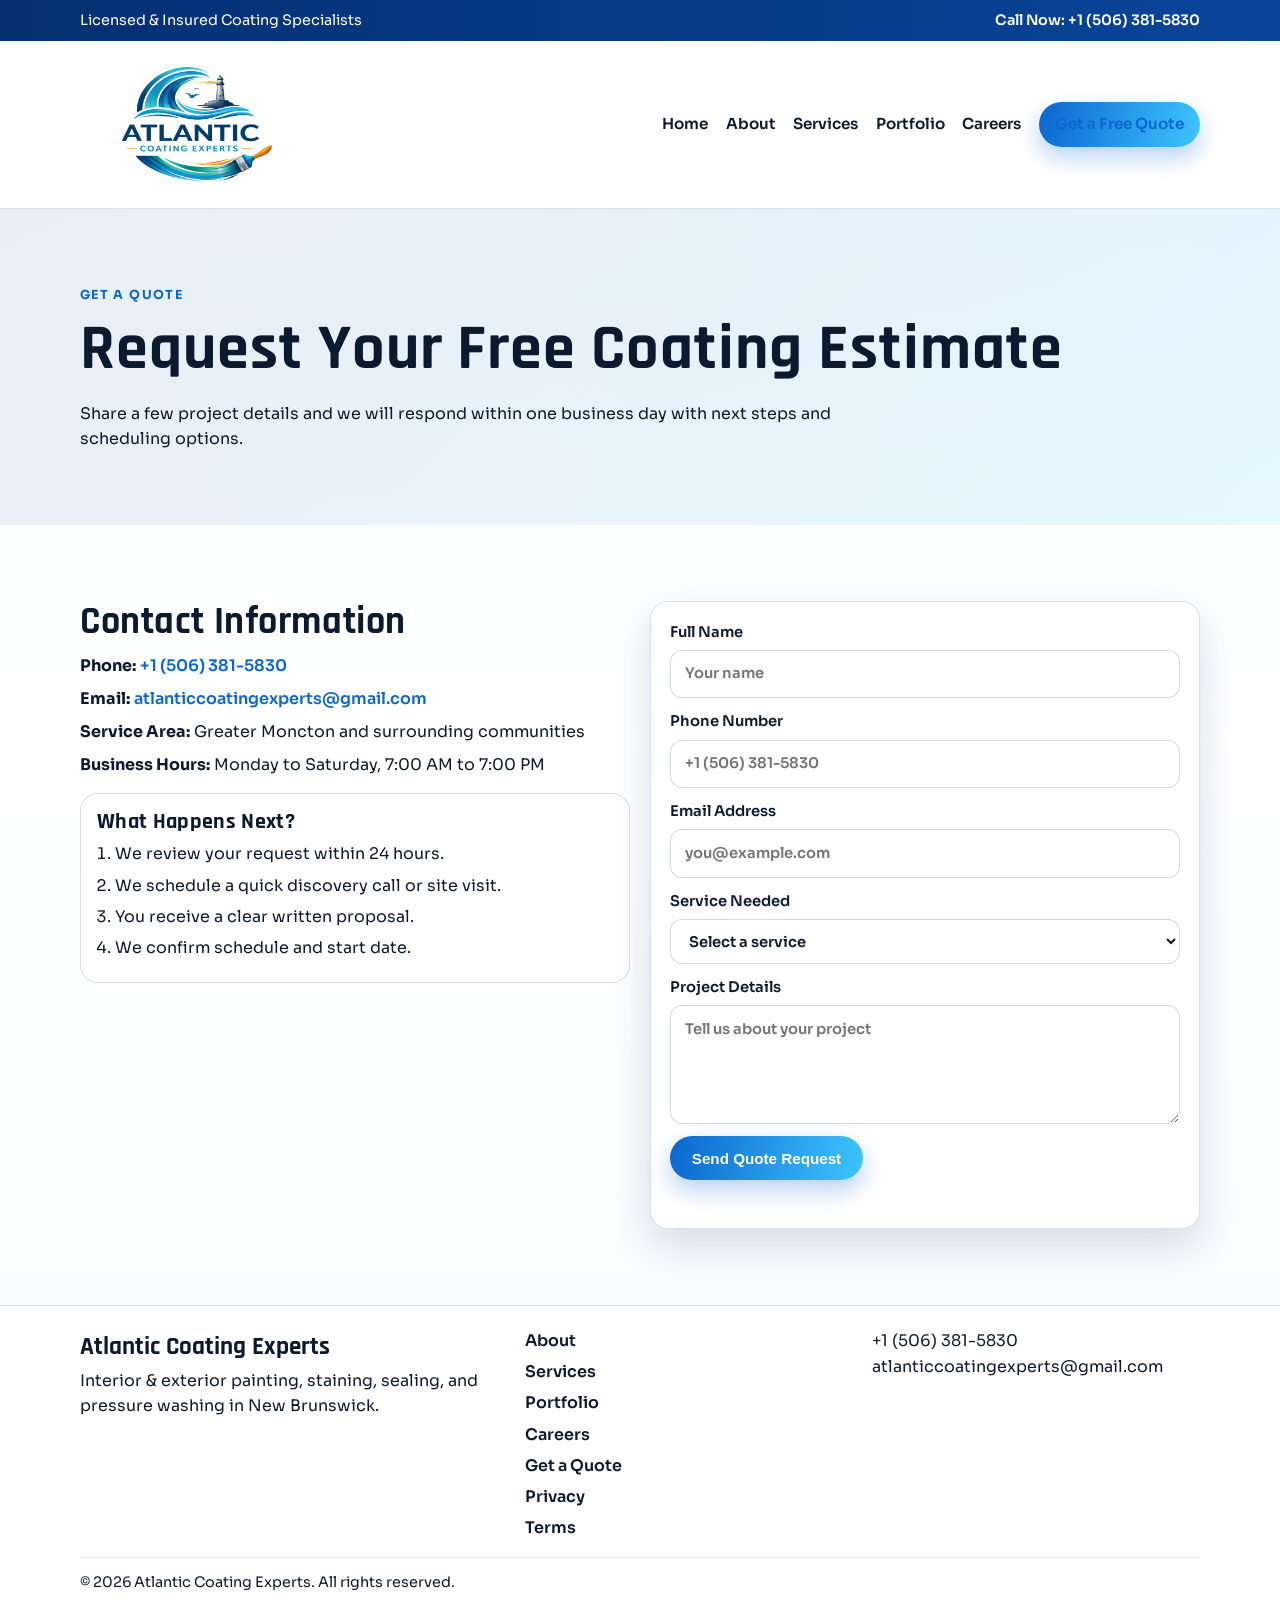
<file: quote.html>
<!DOCTYPE html>
<html lang="en">
  <head>
    <meta charset="UTF-8" />
    <meta name="viewport" content="width=device-width, initial-scale=1.0" />
    <title>Get a Quote | Atlantic Coating Experts</title>
    <meta
      name="description"
      content="Request a free coating quote from Atlantic Coating Experts for your residential or commercial project."
    />
    <link rel="canonical" href="https://atlanticcoatingexperts.ca/quote.html" />
    <link rel="preconnect" href="https://fonts.googleapis.com" />
    <link rel="preconnect" href="https://fonts.gstatic.com" crossorigin />
    <link
      href="https://fonts.googleapis.com/css2?family=Rajdhani:wght@500;600;700&family=Sora:wght@300;400;500;600;700&display=swap"
      rel="stylesheet"
    />
    <link rel="stylesheet" href="styles.css" />
  </head>
  <body data-page="quote">
    <div class="top-strip">
      <div class="container top-strip__content">
        <p>Licensed & Insured Coating Specialists</p>
        <a href="tel:+15063815830">Call Now: +1 (506) 381-5830</a>
      </div>
    </div>

    <header class="site-header">
      <div class="container nav-wrap">
        <a class="brand" href="index.html" aria-label="Atlantic Coating Experts home">
          <img src="assets/atlantic-coating-logo.png" alt="Atlantic Coating Experts logo" />
        </a>

        <button class="menu-toggle" id="menuToggle" aria-expanded="false" aria-controls="mainNav" aria-label="Toggle menu">
          <span></span>
          <span></span>
          <span></span>
        </button>

        <nav id="mainNav" class="main-nav" aria-label="Primary">
          <a href="index.html" data-nav="home">Home</a>
          <a href="about.html" data-nav="about">About</a>
          <a href="services.html" data-nav="services">Services</a>
          <a href="portfolio.html" data-nav="portfolio">Portfolio</a>
          <a href="careers.html" data-nav="careers">Careers</a>
          <a href="quote.html" class="btn btn--small" data-nav="quote">Get a Free Quote</a>
        </nav>
      </div>
    </header>

    <main>
      <section class="page-hero">
        <div class="container reveal">
          <p class="eyebrow">Get a Quote</p>
          <h1>Request Your Free Coating Estimate</h1>
          <p>
            Share a few project details and we will respond within one business day with next steps and scheduling
            options.
          </p>
        </div>
      </section>

      <section class="section">
        <div class="container split-section">
          <div class="reveal contact-copy">
            <h2>Contact Information</h2>
            <ul class="contact-list">
              <li><strong>Phone:</strong> <a href="tel:+15063815830">+1 (506) 381-5830</a></li>
              <li>
                <strong>Email:</strong>
                <a href="mailto:atlanticcoatingexperts@gmail.com">atlanticcoatingexperts@gmail.com</a>
              </li>
              <li><strong>Service Area:</strong> Greater Moncton and surrounding communities</li>
              <li><strong>Business Hours:</strong> Monday to Saturday, 7:00 AM to 7:00 PM</li>
            </ul>

            <div class="steps-box">
              <h3>What Happens Next?</h3>
              <ol>
                <li>We review your request within 24 hours.</li>
                <li>We schedule a quick discovery call or site visit.</li>
                <li>You receive a clear written proposal.</li>
                <li>We confirm schedule and start date.</li>
              </ol>
            </div>
          </div>

          <form class="quote-form reveal" id="quoteForm">
            <label>
              Full Name
              <input type="text" name="name" placeholder="Your name" required />
            </label>
            <label>
              Phone Number
              <input type="tel" name="phone" placeholder="+1 (506) 381-5830" required />
            </label>
            <label>
              Email Address
              <input type="email" name="email" placeholder="you@example.com" required />
            </label>
            <label>
              Service Needed
              <select name="service" required>
                <option value="">Select a service</option>
                <option>Interior Coating</option>
                <option>Exterior Coating</option>
                <option>Commercial Project</option>
                <option>Epoxy Floor Coating</option>
                <option>Other</option>
              </select>
            </label>
            <label>
              Project Details
              <textarea name="details" rows="4" placeholder="Tell us about your project"></textarea>
            </label>
            <button type="submit" class="btn">Send Quote Request</button>
            <p class="form-note" id="formNote" aria-live="polite"></p>
          </form>
        </div>
      </section>
    </main>

    <footer class="site-footer">
      <div class="container footer-grid">
        <div>
          <p class="footer-brand">Atlantic Coating Experts</p>
          <p>Interior & exterior painting, staining, sealing, and pressure washing in New Brunswick.</p>
        </div>
        <nav class="footer-links" aria-label="Footer links">
          <a href="about.html">About</a>
          <a href="services.html">Services</a>
          <a href="portfolio.html">Portfolio</a>
          <a href="careers.html">Careers</a>
          <a href="quote.html">Get a Quote</a>
          <a href="privacy.html">Privacy</a>
          <a href="terms.html">Terms</a>
        </nav>
        <div>
          <p><a href="tel:+15063815830">+1 (506) 381-5830</a></p>
          <p><a href="mailto:atlanticcoatingexperts@gmail.com">atlanticcoatingexperts@gmail.com</a></p>
        </div>
      </div>
      <div class="container footer-bottom">
        <p>© <span id="year"></span> Atlantic Coating Experts. All rights reserved.</p>
      </div>
    </footer>

    <script src="script.js"></script>
  </body>
</html>
</file>
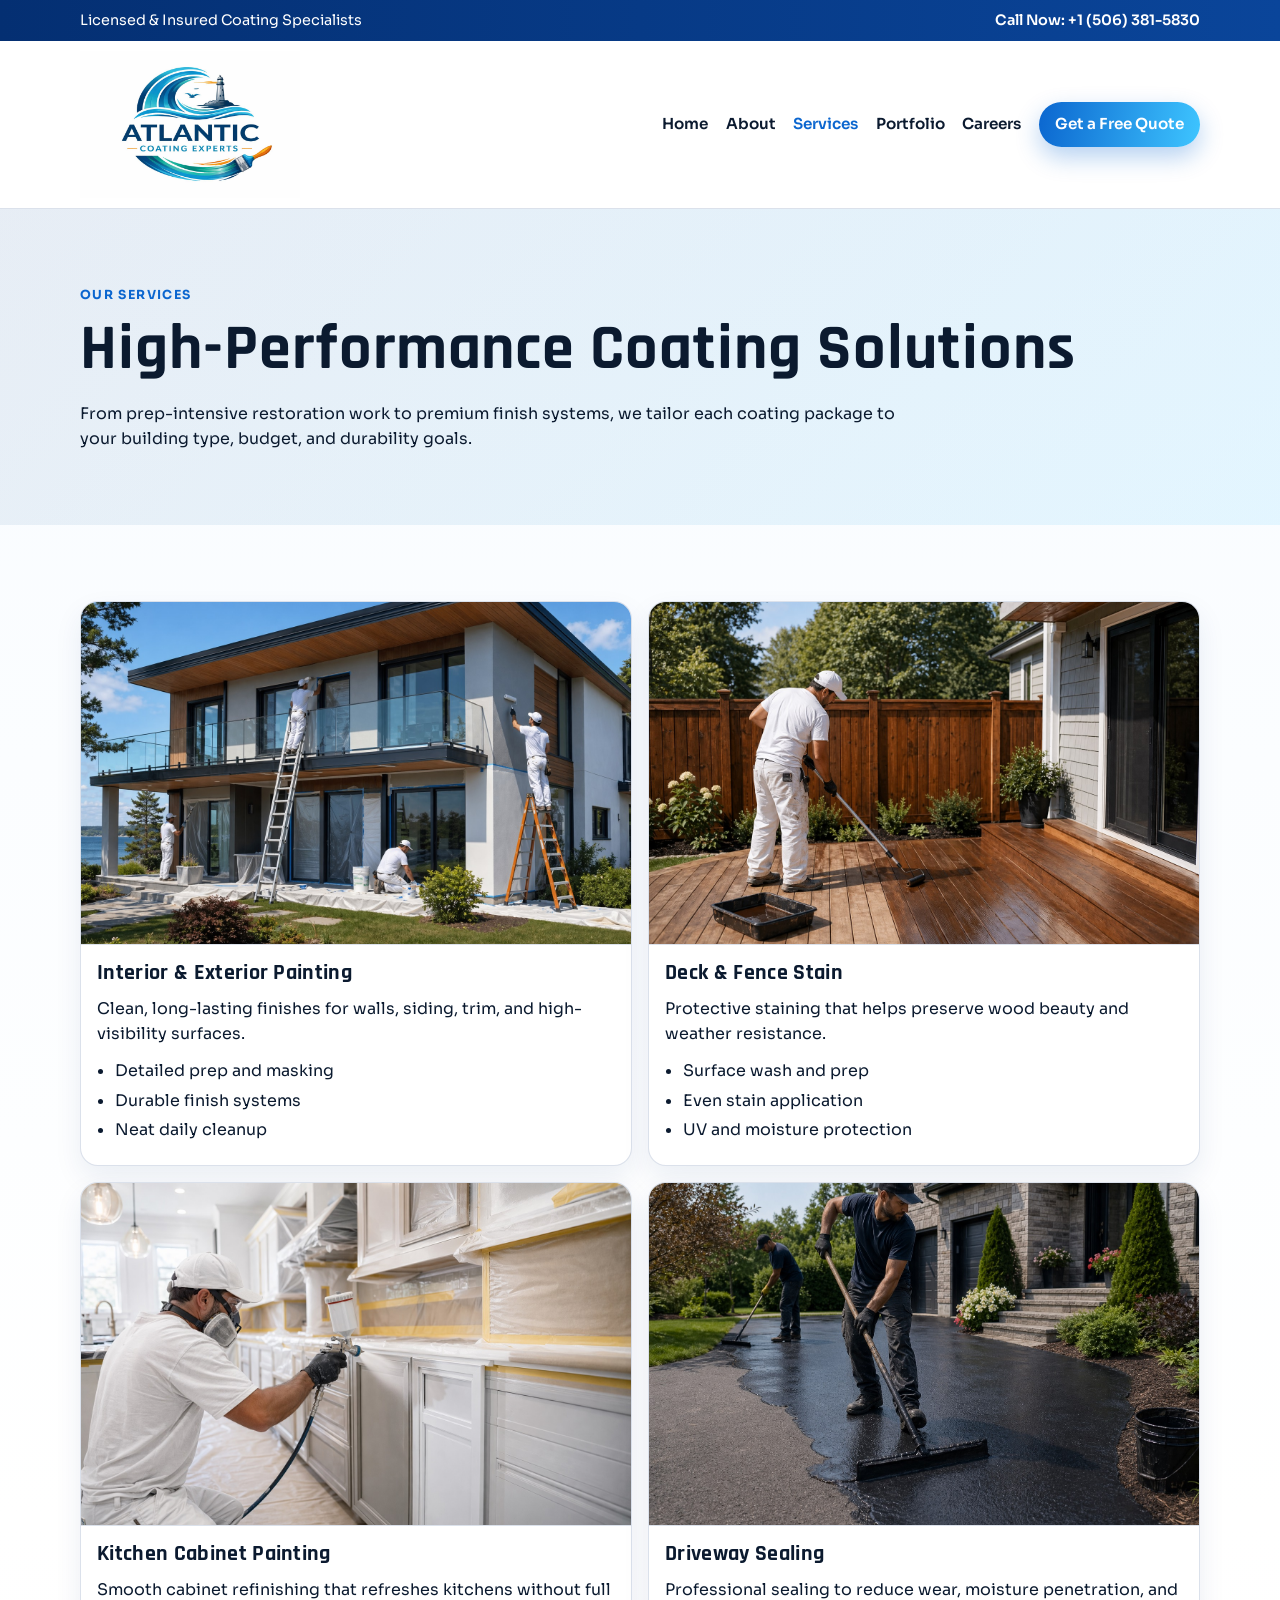
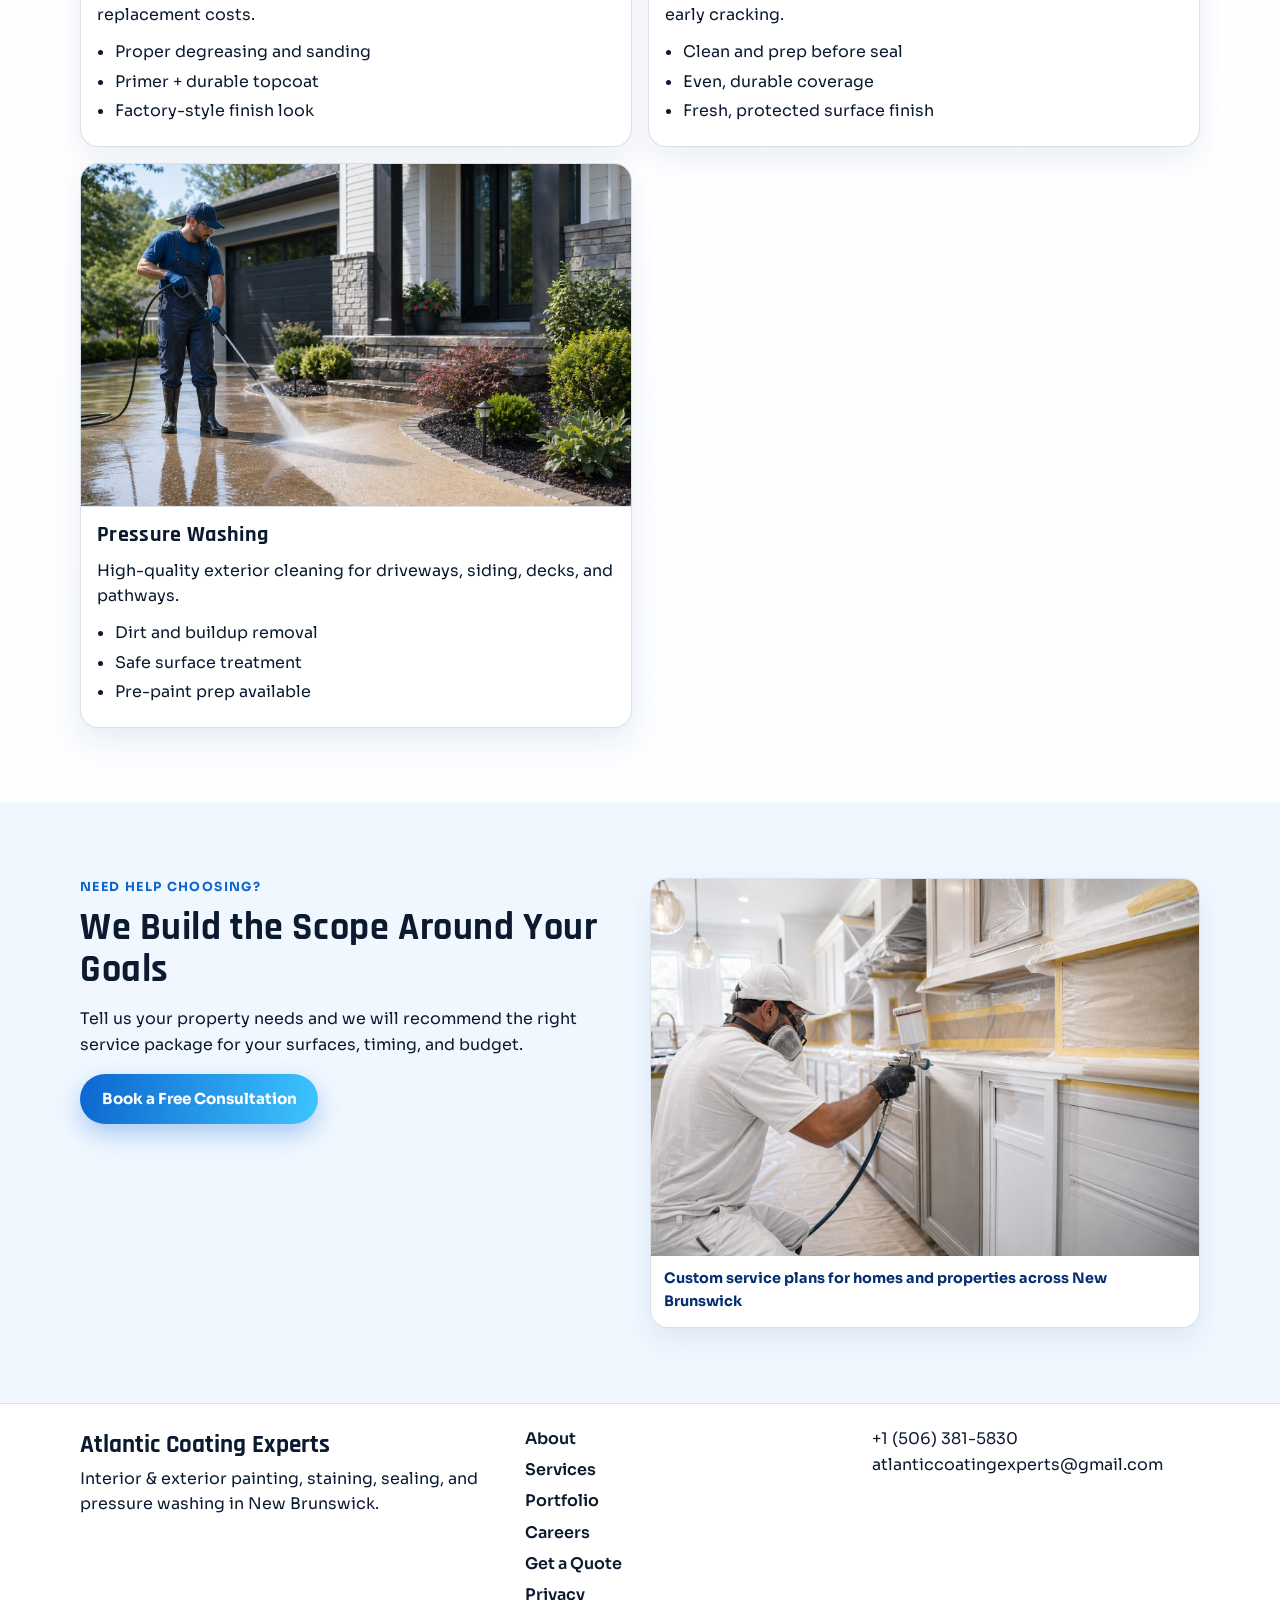
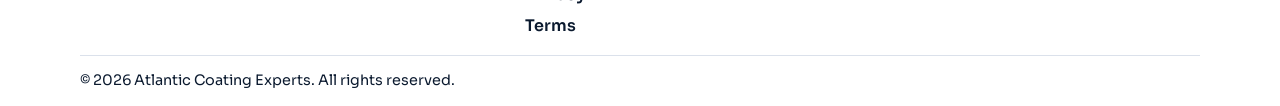
<file: services.html>
<!DOCTYPE html>
<html lang="en">
  <head>
    <meta charset="UTF-8" />
    <meta name="viewport" content="width=device-width, initial-scale=1.0" />
    <title>Services | Atlantic Coating Experts</title>
    <meta
      name="description"
      content="Explore interior & exterior painting, deck and fence stain, kitchen cabinet painting, driveway sealing, and pressure washing services."
    />
    <link rel="canonical" href="https://atlanticcoatingexperts.ca/services.html" />
    <link rel="preconnect" href="https://fonts.googleapis.com" />
    <link rel="preconnect" href="https://fonts.gstatic.com" crossorigin />
    <link
      href="https://fonts.googleapis.com/css2?family=Rajdhani:wght@500;600;700&family=Sora:wght@300;400;500;600;700&display=swap"
      rel="stylesheet"
    />
    <link rel="stylesheet" href="styles.css" />
  </head>
  <body data-page="services">
    <div class="top-strip">
      <div class="container top-strip__content">
        <p>Licensed & Insured Coating Specialists</p>
        <a href="tel:+15063815830">Call Now: +1 (506) 381-5830</a>
      </div>
    </div>

    <header class="site-header">
      <div class="container nav-wrap">
        <a class="brand" href="index.html" aria-label="Atlantic Coating Experts home">
          <img src="assets/atlantic-coating-logo.png" alt="Atlantic Coating Experts logo" />
        </a>

        <button class="menu-toggle" id="menuToggle" aria-expanded="false" aria-controls="mainNav" aria-label="Toggle menu">
          <span></span>
          <span></span>
          <span></span>
        </button>

        <nav id="mainNav" class="main-nav" aria-label="Primary">
          <a href="index.html" data-nav="home">Home</a>
          <a href="about.html" data-nav="about">About</a>
          <a href="services.html" data-nav="services">Services</a>
          <a href="portfolio.html" data-nav="portfolio">Portfolio</a>
          <a href="careers.html" data-nav="careers">Careers</a>
          <a href="quote.html" class="btn btn--small" data-nav="quote">Get a Free Quote</a>
        </nav>
      </div>
    </header>

    <main>
      <section class="page-hero">
        <div class="container reveal">
          <p class="eyebrow">Our Services</p>
          <h1>High-Performance Coating Solutions</h1>
          <p>
            From prep-intensive restoration work to premium finish systems, we tailor each coating package to your
            building type, budget, and durability goals.
          </p>
        </div>
      </section>

      <section class="section">
        <div class="container service-grid service-grid--wide">
          <article class="service-card service-card--media reveal">
            <div class="service-card__media">
              <img src="assets/realistic-exterior-team.jpg" alt="Interior and exterior painting service" loading="lazy" />
            </div>
            <div class="service-card__content">
              <h3>Interior & Exterior Painting</h3>
              <p>Clean, long-lasting finishes for walls, siding, trim, and high-visibility surfaces.</p>
              <ul class="bullet-list">
                <li>Detailed prep and masking</li>
                <li>Durable finish systems</li>
                <li>Neat daily cleanup</li>
              </ul>
            </div>
          </article>
          <article class="service-card service-card--media reveal">
            <div class="service-card__media">
              <img src="assets/realistic-deck-fence-stain.jpg" alt="Deck and fence stain service" loading="lazy" />
            </div>
            <div class="service-card__content">
              <h3>Deck & Fence Stain</h3>
              <p>Protective staining that helps preserve wood beauty and weather resistance.</p>
              <ul class="bullet-list">
                <li>Surface wash and prep</li>
                <li>Even stain application</li>
                <li>UV and moisture protection</li>
              </ul>
            </div>
          </article>
          <article class="service-card service-card--media reveal">
            <div class="service-card__media">
              <img src="assets/realistic-cabinet-painting.jpg" alt="Kitchen cabinet painting service" loading="lazy" />
            </div>
            <div class="service-card__content">
              <h3>Kitchen Cabinet Painting</h3>
              <p>Smooth cabinet refinishing that refreshes kitchens without full replacement costs.</p>
              <ul class="bullet-list">
                <li>Proper degreasing and sanding</li>
                <li>Primer + durable topcoat</li>
                <li>Factory-style finish look</li>
              </ul>
            </div>
          </article>
          <article class="service-card service-card--media reveal">
            <div class="service-card__media">
              <img src="assets/realistic-driveway-sealing.jpg" alt="Driveway sealing service" loading="lazy" />
            </div>
            <div class="service-card__content">
              <h3>Driveway Sealing</h3>
              <p>Professional sealing to reduce wear, moisture penetration, and early cracking.</p>
              <ul class="bullet-list">
                <li>Clean and prep before seal</li>
                <li>Even, durable coverage</li>
                <li>Fresh, protected surface finish</li>
              </ul>
            </div>
          </article>
          <article class="service-card service-card--media reveal">
            <div class="service-card__media">
              <img src="assets/realistic-pressure-washing.jpg" alt="Pressure washing service" loading="lazy" />
            </div>
            <div class="service-card__content">
              <h3>Pressure Washing</h3>
              <p>High-quality exterior cleaning for driveways, siding, decks, and pathways.</p>
              <ul class="bullet-list">
                <li>Dirt and buildup removal</li>
                <li>Safe surface treatment</li>
                <li>Pre-paint prep available</li>
              </ul>
            </div>
          </article>
        </div>
      </section>

      <section class="section section--light">
        <div class="container split-section">
          <div class="reveal">
            <p class="eyebrow">Need Help Choosing?</p>
            <h2>We Build the Scope Around Your Goals</h2>
            <p>
              Tell us your property needs and we will recommend the right service package for your surfaces, timing,
              and budget.
            </p>
            <a href="quote.html" class="btn">Book a Free Consultation</a>
          </div>
          <figure class="gallery-card reveal">
            <img src="assets/realistic-cabinet-painting.jpg" alt="Professional cabinet painting project" />
            <figcaption>Custom service plans for homes and properties across New Brunswick</figcaption>
          </figure>
        </div>
      </section>
    </main>

    <footer class="site-footer">
      <div class="container footer-grid">
        <div>
          <p class="footer-brand">Atlantic Coating Experts</p>
          <p>Interior & exterior painting, staining, sealing, and pressure washing in New Brunswick.</p>
        </div>
        <nav class="footer-links" aria-label="Footer links">
          <a href="about.html">About</a>
          <a href="services.html">Services</a>
          <a href="portfolio.html">Portfolio</a>
          <a href="careers.html">Careers</a>
          <a href="quote.html">Get a Quote</a>
          <a href="privacy.html">Privacy</a>
          <a href="terms.html">Terms</a>
        </nav>
        <div>
          <p><a href="tel:+15063815830">+1 (506) 381-5830</a></p>
          <p><a href="mailto:atlanticcoatingexperts@gmail.com">atlanticcoatingexperts@gmail.com</a></p>
        </div>
      </div>
      <div class="container footer-bottom">
        <p>© <span id="year"></span> Atlantic Coating Experts. All rights reserved.</p>
      </div>
    </footer>

    <script src="script.js"></script>
  </body>
</html>
</file>
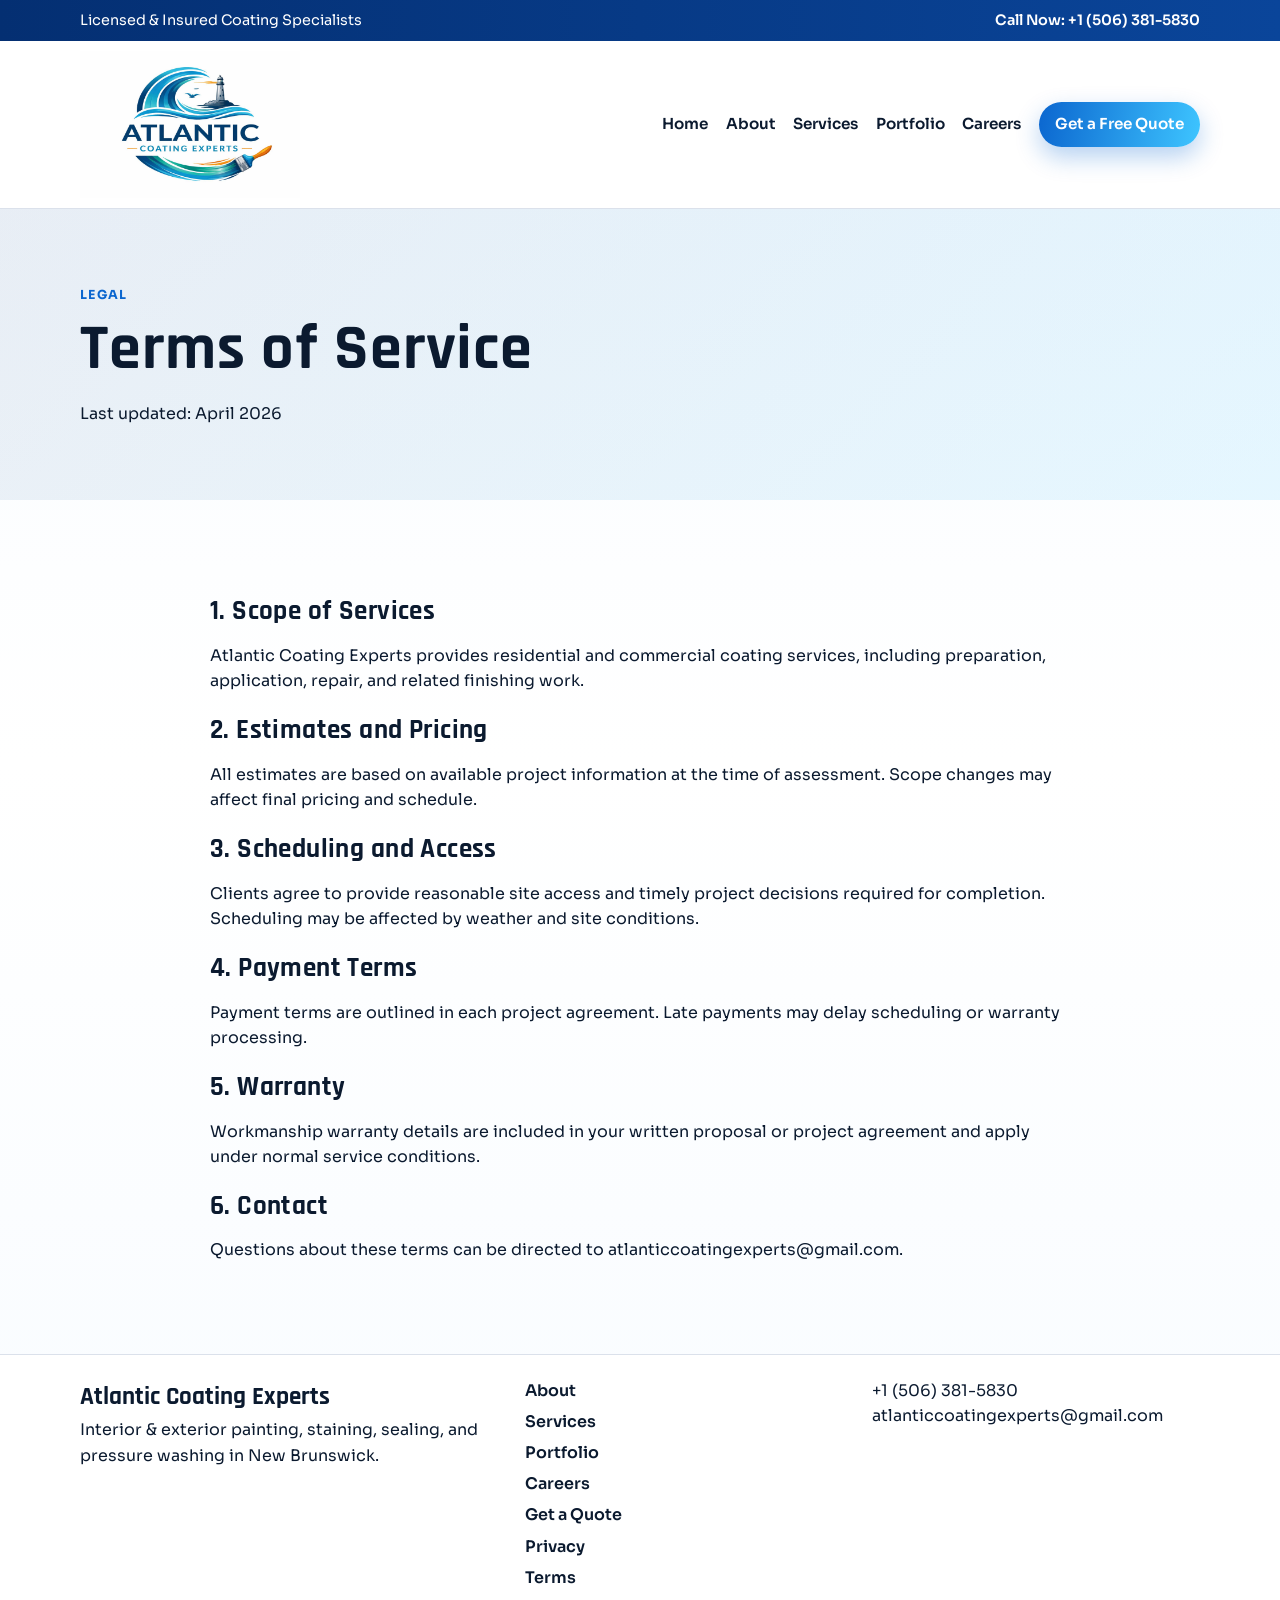
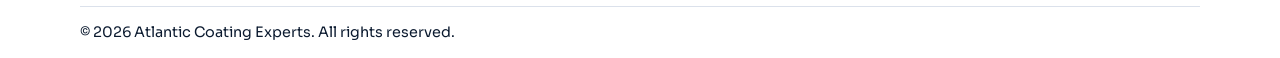
<file: terms.html>
<!DOCTYPE html>
<html lang="en">
  <head>
    <meta charset="UTF-8" />
    <meta name="viewport" content="width=device-width, initial-scale=1.0" />
    <title>Terms of Service | Atlantic Coating Experts</title>
    <meta name="description" content="Terms of service for Atlantic Coating Experts." />
    <link rel="canonical" href="https://atlanticcoatingexperts.ca/terms.html" />
    <link rel="preconnect" href="https://fonts.googleapis.com" />
    <link rel="preconnect" href="https://fonts.gstatic.com" crossorigin />
    <link
      href="https://fonts.googleapis.com/css2?family=Rajdhani:wght@500;600;700&family=Sora:wght@300;400;500;600;700&display=swap"
      rel="stylesheet"
    />
    <link rel="stylesheet" href="styles.css" />
  </head>
  <body data-page="terms">
    <div class="top-strip">
      <div class="container top-strip__content">
        <p>Licensed & Insured Coating Specialists</p>
        <a href="tel:+15063815830">Call Now: +1 (506) 381-5830</a>
      </div>
    </div>

    <header class="site-header">
      <div class="container nav-wrap">
        <a class="brand" href="index.html" aria-label="Atlantic Coating Experts home">
          <img src="assets/atlantic-coating-logo.png" alt="Atlantic Coating Experts logo" />
        </a>

        <button class="menu-toggle" id="menuToggle" aria-expanded="false" aria-controls="mainNav" aria-label="Toggle menu">
          <span></span>
          <span></span>
          <span></span>
        </button>

        <nav id="mainNav" class="main-nav" aria-label="Primary">
          <a href="index.html" data-nav="home">Home</a>
          <a href="about.html" data-nav="about">About</a>
          <a href="services.html" data-nav="services">Services</a>
          <a href="portfolio.html" data-nav="portfolio">Portfolio</a>
          <a href="careers.html" data-nav="careers">Careers</a>
          <a href="quote.html" class="btn btn--small" data-nav="quote">Get a Free Quote</a>
        </nav>
      </div>
    </header>

    <main>
      <section class="page-hero">
        <div class="container reveal">
          <p class="eyebrow">Legal</p>
          <h1>Terms of Service</h1>
          <p>Last updated: April 2026</p>
        </div>
      </section>

      <section class="section">
        <div class="container legal-copy reveal">
          <h2>1. Scope of Services</h2>
          <p>
            Atlantic Coating Experts provides residential and commercial coating services, including preparation,
            application, repair, and related finishing work.
          </p>

          <h2>2. Estimates and Pricing</h2>
          <p>
            All estimates are based on available project information at the time of assessment. Scope changes may
            affect final pricing and schedule.
          </p>

          <h2>3. Scheduling and Access</h2>
          <p>
            Clients agree to provide reasonable site access and timely project decisions required for completion.
            Scheduling may be affected by weather and site conditions.
          </p>

          <h2>4. Payment Terms</h2>
          <p>
            Payment terms are outlined in each project agreement. Late payments may delay scheduling or warranty
            processing.
          </p>

          <h2>5. Warranty</h2>
          <p>
            Workmanship warranty details are included in your written proposal or project agreement and apply under
            normal service conditions.
          </p>

          <h2>6. Contact</h2>
          <p>
            Questions about these terms can be directed to
            <a href="mailto:atlanticcoatingexperts@gmail.com">atlanticcoatingexperts@gmail.com</a>.
          </p>
        </div>
      </section>
    </main>

    <footer class="site-footer">
      <div class="container footer-grid">
        <div>
          <p class="footer-brand">Atlantic Coating Experts</p>
          <p>Interior & exterior painting, staining, sealing, and pressure washing in New Brunswick.</p>
        </div>
        <nav class="footer-links" aria-label="Footer links">
          <a href="about.html">About</a>
          <a href="services.html">Services</a>
          <a href="portfolio.html">Portfolio</a>
          <a href="careers.html">Careers</a>
          <a href="quote.html">Get a Quote</a>
          <a href="privacy.html">Privacy</a>
          <a href="terms.html">Terms</a>
        </nav>
        <div>
          <p><a href="tel:+15063815830">+1 (506) 381-5830</a></p>
          <p><a href="mailto:atlanticcoatingexperts@gmail.com">atlanticcoatingexperts@gmail.com</a></p>
        </div>
      </div>
      <div class="container footer-bottom">
        <p>© <span id="year"></span> Atlantic Coating Experts. All rights reserved.</p>
      </div>
    </footer>

    <script src="script.js"></script>
  </body>
</html>
</file>
<file: styles.css>
:root {
  --brand-navy: #042f72;
  --brand-blue: #0b66cf;
  --brand-sky: #3ec5ff;
  --brand-ink: #0b1a2f;
  --brand-soft: #f0f7ff;
  --brand-gold: #f7b43d;
  --card: #ffffff;
  --border: rgba(4, 47, 114, 0.14);
  --shadow: 0 16px 40px rgba(4, 47, 114, 0.16);
  --radius: 18px;
}

* {
  box-sizing: border-box;
}

html {
  scroll-behavior: smooth;
}

body {
  margin: 0;
  font-family: "Sora", sans-serif;
  color: var(--brand-ink);
  background: linear-gradient(180deg, #f7fbff 0%, #ffffff 46%, #f7fbff 100%);
  line-height: 1.6;
}

a {
  color: inherit;
  text-decoration: none;
}

img {
  max-width: 100%;
  display: block;
}

.container {
  width: min(1120px, calc(100% - 2.5rem));
  margin-inline: auto;
}

.top-strip {
  background: linear-gradient(90deg, var(--brand-navy), #0a459a);
  color: #fff;
  font-size: 0.9rem;
}

.top-strip__content {
  display: flex;
  justify-content: space-between;
  gap: 1rem;
  padding: 0.55rem 0;
}

.top-strip__content p {
  margin: 0;
}

.top-strip a {
  font-weight: 600;
  color: #fff;
}

.site-header {
  position: sticky;
  top: 0;
  z-index: 50;
  background: rgba(255, 255, 255, 0.92);
  backdrop-filter: blur(8px);
  border-bottom: 1px solid var(--border);
}

.nav-wrap {
  display: flex;
  align-items: center;
  justify-content: space-between;
  gap: 1rem;
  padding: 0.65rem 0;
}

.brand {
  width: 220px;
}

.main-nav {
  display: flex;
  align-items: center;
  gap: 1.1rem;
}

.main-nav a {
  font-weight: 600;
  font-size: 0.95rem;
}

.main-nav a:hover {
  color: var(--brand-blue);
}

.main-nav a.is-active {
  color: var(--brand-blue);
}

.menu-toggle {
  display: none;
  background: transparent;
  border: 0;
  width: 44px;
  height: 44px;
  padding: 0;
}

.menu-toggle span {
  display: block;
  width: 24px;
  height: 2px;
  margin: 5px auto;
  background: var(--brand-navy);
  transition: transform 0.25s ease, opacity 0.25s ease;
}

.btn {
  border: 0;
  border-radius: 999px;
  padding: 0.82rem 1.35rem;
  font-weight: 700;
  font-size: 0.95rem;
  color: #fff;
  background: linear-gradient(100deg, var(--brand-blue), var(--brand-sky));
  box-shadow: 0 10px 24px rgba(11, 102, 207, 0.3);
  display: inline-flex;
  align-items: center;
  justify-content: center;
  transition: transform 0.2s ease, box-shadow 0.2s ease;
  cursor: pointer;
}

.btn:hover {
  transform: translateY(-2px);
  box-shadow: 0 14px 30px rgba(11, 102, 207, 0.35);
}

.btn--small {
  padding: 0.64rem 1rem;
}

.btn--ghost {
  color: var(--brand-navy);
  background: #fff;
  border: 1px solid rgba(4, 47, 114, 0.22);
  box-shadow: none;
}

.hero {
  position: relative;
  overflow: hidden;
  padding: 5.5rem 0 4.5rem;
}

.hero__bg-orb {
  position: absolute;
  border-radius: 50%;
  pointer-events: none;
  filter: blur(6px);
}

.hero__bg-orb--one {
  width: 380px;
  height: 380px;
  background: radial-gradient(circle, rgba(62, 197, 255, 0.35) 0%, rgba(62, 197, 255, 0) 70%);
  top: -110px;
  left: -60px;
}

.hero__bg-orb--two {
  width: 340px;
  height: 340px;
  background: radial-gradient(circle, rgba(4, 47, 114, 0.22) 0%, rgba(4, 47, 114, 0) 68%);
  right: -80px;
  bottom: 20px;
}

.hero__grid {
  display: grid;
  grid-template-columns: 1.18fr 0.82fr;
  gap: 2.1rem;
  align-items: center;
}

.page-hero {
  position: relative;
  overflow: hidden;
  padding: 4.8rem 0 3.6rem;
  background: linear-gradient(135deg, rgba(4, 47, 114, 0.07), rgba(62, 197, 255, 0.12));
}

.page-hero p {
  max-width: 70ch;
}

.eyebrow {
  margin: 0 0 0.6rem;
  letter-spacing: 0.11em;
  text-transform: uppercase;
  font-size: 0.78rem;
  font-weight: 700;
  color: var(--brand-blue);
}

h1,
h2,
h3 {
  font-family: "Rajdhani", sans-serif;
  letter-spacing: 0.015em;
  line-height: 1.08;
  margin: 0 0 0.7rem;
}

h1 {
  font-size: clamp(2.2rem, 5.2vw, 4rem);
}

h2 {
  font-size: clamp(1.8rem, 3vw, 2.7rem);
}

h3 {
  font-size: 1.35rem;
}

.hero__content p {
  margin: 0;
  max-width: 58ch;
}

.hero__brand-quote {
  margin-top: 0.9rem;
  max-width: 38ch;
  font-family: Georgia, "Times New Roman", serif;
  font-size: clamp(1.45rem, 2.5vw, 2rem);
  font-weight: 700;
  line-height: 1.15;
  color: #111426;
  position: relative;
}

.hero__brand-quote::after {
  content: "";
  display: block;
  margin-top: 0.55rem;
  width: min(320px, 100%);
  height: 16px;
  border-radius: 999px;
  background: linear-gradient(90deg, #0a45ac 0%, #1877dd 46%, #ffbc0b 100%);
  opacity: 0.92;
  filter: saturate(1.08);
}

.hero__actions {
  margin-top: 1.35rem;
  display: flex;
  flex-wrap: wrap;
  gap: 0.75rem;
}

.hero__highlights {
  list-style: none;
  margin: 1.2rem 0 0;
  padding: 0;
  display: grid;
  gap: 0.5rem;
}

.hero__highlights li {
  position: relative;
  padding-left: 1.2rem;
  font-weight: 500;
}

.hero__highlights li::before {
  content: "";
  position: absolute;
  left: 0;
  top: 0.58rem;
  width: 7px;
  height: 7px;
  border-radius: 50%;
  background: var(--brand-gold);
}

.hero-card {
  background: linear-gradient(170deg, rgba(255, 255, 255, 0.95), rgba(240, 248, 255, 0.97));
  border: 1px solid var(--border);
  border-radius: var(--radius);
  box-shadow: var(--shadow);
  padding: 1.3rem;
}

.hero-card h2 {
  font-size: 1.8rem;
  margin-bottom: 1rem;
}

.hero-card__image {
  width: 100%;
  aspect-ratio: 16 / 9;
  object-fit: cover;
  border-radius: 14px;
  margin-bottom: 1rem;
  border: 1px solid rgba(4, 47, 114, 0.16);
}

.hero-card__stats {
  display: grid;
  gap: 0.9rem;
  margin-bottom: 1rem;
}

.hero-card__stats article {
  background: #fff;
  border-radius: 14px;
  padding: 0.9rem;
  border: 1px solid rgba(4, 47, 114, 0.12);
}

.hero-card__stats strong {
  display: block;
  font-family: "Rajdhani", sans-serif;
  font-size: 1.9rem;
  color: var(--brand-navy);
  line-height: 1;
}

.hero-card__stats span {
  font-size: 0.88rem;
  color: rgba(11, 26, 47, 0.8);
}

.section {
  padding: 4.7rem 0;
}

.section--light {
  background: var(--brand-soft);
}

.section-head {
  max-width: 720px;
  margin-bottom: 1.8rem;
}

.section-head p {
  margin-top: 0;
}

.section-cta {
  margin-top: 1.25rem;
}

.service-grid {
  display: grid;
  grid-template-columns: repeat(3, minmax(0, 1fr));
  gap: 1rem;
}

.service-grid--wide {
  grid-template-columns: repeat(2, minmax(0, 1fr));
}

.service-card {
  background: #fff;
  border-radius: var(--radius);
  padding: 1.15rem;
  border: 1px solid var(--border);
  box-shadow: 0 12px 28px rgba(4, 47, 114, 0.08);
  transition: transform 0.24s ease, box-shadow 0.24s ease;
}

.service-card--media {
  padding: 0;
  overflow: hidden;
}

.service-card__media img {
  width: 100%;
  aspect-ratio: 16 / 10;
  object-fit: cover;
  border-bottom: 1px solid var(--border);
}

.service-card__content {
  padding: 1rem 1rem 1.1rem;
}

.service-card__content p {
  margin: 0;
}

.service-card:hover {
  transform: translateY(-3px);
  box-shadow: 0 16px 30px rgba(4, 47, 114, 0.14);
}

.service-card p {
  margin: 0;
}

.bullet-list {
  margin: 0.7rem 0 0;
  padding-left: 1.1rem;
}

.bullet-list li {
  margin-bottom: 0.25rem;
}

.gallery-grid {
  display: grid;
  grid-template-columns: repeat(4, minmax(0, 1fr));
  gap: 0.9rem;
}

.gallery-grid--three {
  grid-template-columns: repeat(3, minmax(0, 1fr));
}

.gallery-card {
  margin: 0;
  border: 1px solid var(--border);
  border-radius: var(--radius);
  overflow: hidden;
  background: #fff;
  box-shadow: 0 12px 28px rgba(4, 47, 114, 0.08);
}

.gallery-card img {
  width: 100%;
  aspect-ratio: 16 / 11;
  object-fit: cover;
}

.gallery-card figcaption {
  padding: 0.7rem 0.8rem 0.85rem;
  font-size: 0.9rem;
  font-weight: 700;
  color: var(--brand-navy);
}

.timeline {
  display: grid;
  grid-template-columns: repeat(4, minmax(0, 1fr));
  gap: 0.9rem;
}

.timeline-item {
  background: #fff;
  border: 1px solid var(--border);
  border-radius: var(--radius);
  padding: 1.1rem;
}

.timeline-item span {
  display: inline-flex;
  align-items: center;
  justify-content: center;
  width: 40px;
  height: 40px;
  border-radius: 12px;
  background: var(--brand-navy);
  color: #fff;
  font-family: "Rajdhani", sans-serif;
  font-size: 1.2rem;
  font-weight: 700;
  margin-bottom: 0.65rem;
}

.timeline-item p {
  margin: 0;
}

.review-grid {
  display: grid;
  grid-template-columns: repeat(3, minmax(0, 1fr));
  gap: 1rem;
}

.review {
  border: 1px solid var(--border);
  border-radius: var(--radius);
  padding: 1.2rem;
  background: #fff;
}

.review p {
  margin-top: 0;
}

.review strong {
  color: var(--brand-navy);
}

.metric-grid {
  display: grid;
  grid-template-columns: repeat(3, minmax(0, 1fr));
  gap: 1rem;
}

.metric-card {
  border: 1px solid var(--border);
  border-radius: var(--radius);
  padding: 1.1rem;
  background: #fff;
  text-align: center;
}

.metric-card strong {
  display: block;
  font-size: 2rem;
  font-family: "Rajdhani", sans-serif;
  color: var(--brand-navy);
  line-height: 1;
}

.metric-card span {
  font-size: 0.9rem;
}

.split-section {
  display: grid;
  grid-template-columns: 1fr 1fr;
  gap: 1.25rem;
  align-items: start;
}

.contact-list {
  list-style: none;
  padding: 0;
  margin: 0;
  display: grid;
  gap: 0.45rem;
}

.contact-list a {
  color: var(--brand-blue);
  font-weight: 600;
}

.steps-box {
  border: 1px solid var(--border);
  border-radius: var(--radius);
  background: #fff;
  padding: 1rem;
  margin-top: 1rem;
}

.steps-box h3 {
  margin-bottom: 0.5rem;
}

.steps-box ol {
  margin: 0;
  padding-left: 1.1rem;
}

.steps-box li {
  margin-bottom: 0.35rem;
}

.job-grid {
  display: grid;
  grid-template-columns: repeat(3, minmax(0, 1fr));
  gap: 1rem;
}

.job-card {
  border: 1px solid var(--border);
  border-radius: var(--radius);
  background: #fff;
  padding: 1.15rem;
}

.job-meta {
  margin-top: -0.1rem;
  margin-bottom: 0.6rem;
  color: rgba(11, 26, 47, 0.75);
  font-size: 0.92rem;
  font-weight: 600;
}

.quote-form {
  border: 1px solid var(--border);
  border-radius: var(--radius);
  background: #fff;
  box-shadow: var(--shadow);
  padding: 1.2rem;
}

.quote-form label {
  display: grid;
  gap: 0.35rem;
  font-size: 0.92rem;
  font-weight: 600;
  margin-bottom: 0.75rem;
}

.quote-form input,
.quote-form select,
.quote-form textarea {
  border: 1px solid rgba(4, 47, 114, 0.18);
  border-radius: 12px;
  padding: 0.72rem 0.84rem;
  font: inherit;
  color: var(--brand-ink);
  background: #fff;
}

.quote-form textarea {
  resize: vertical;
}

.quote-form input:focus,
.quote-form select:focus,
.quote-form textarea:focus {
  outline: 2px solid rgba(62, 197, 255, 0.42);
  border-color: var(--brand-blue);
}

.form-note {
  min-height: 1.3rem;
  margin: 0.55rem 0 0;
  font-size: 0.9rem;
  font-weight: 600;
  color: var(--brand-blue);
}

.legal-copy {
  max-width: 860px;
}

.legal-copy h2 {
  font-size: 1.7rem;
  margin-top: 1.4rem;
}

.cta-band {
  border: 1px solid var(--border);
  border-radius: var(--radius);
  background: linear-gradient(140deg, #ffffff, rgba(62, 197, 255, 0.13));
  box-shadow: var(--shadow);
  padding: 1.2rem;
  display: flex;
  align-items: center;
  justify-content: space-between;
  gap: 1.25rem;
}

.cta-band p {
  margin: 0;
  max-width: 60ch;
}

.site-footer {
  border-top: 1px solid var(--border);
  background: #fff;
}

.footer-grid {
  display: grid;
  grid-template-columns: 1.3fr 1fr 1fr;
  gap: 1.2rem;
  align-items: start;
  padding: 1.4rem 0 1rem;
}

.footer-brand {
  font-family: "Rajdhani", sans-serif;
  font-size: 1.55rem;
  font-weight: 700;
  margin: 0 0 0.2rem;
}

.footer-grid p {
  margin: 0;
}

.footer-links {
  display: grid;
  gap: 0.35rem;
}

.footer-links a {
  font-weight: 600;
}

.footer-links a:hover {
  color: var(--brand-blue);
}

.footer-bottom {
  border-top: 1px solid var(--border);
  padding: 0.85rem 0;
  font-size: 0.9rem;
}

.footer-bottom p {
  margin: 0;
}

.reveal {
  opacity: 0;
  transform: translateY(14px);
  transition: opacity 0.6s ease, transform 0.6s ease;
}

.reveal.is-visible {
  opacity: 1;
  transform: translateY(0);
}

@media (max-width: 1080px) {
  .hero__grid,
  .split-section,
  .cta-band {
    grid-template-columns: 1fr;
    display: grid;
  }

  .service-grid,
  .job-grid,
  .review-grid {
    grid-template-columns: repeat(2, minmax(0, 1fr));
  }

  .timeline {
    grid-template-columns: repeat(2, minmax(0, 1fr));
  }

  .gallery-grid {
    grid-template-columns: repeat(2, minmax(0, 1fr));
  }

  .footer-grid {
    grid-template-columns: 1fr 1fr;
  }

  .cta-band {
    align-items: start;
  }
}

@media (max-width: 760px) {
  .top-strip__content {
    flex-direction: column;
    align-items: flex-start;
    gap: 0.2rem;
  }

  .menu-toggle {
    display: block;
  }

  .main-nav {
    position: absolute;
    top: 100%;
    left: 0;
    right: 0;
    padding: 0.8rem 1.2rem 1rem;
    background: #fff;
    border-bottom: 1px solid var(--border);
    display: grid;
    gap: 0.55rem;
    transform-origin: top;
    transform: scaleY(0);
    opacity: 0;
    pointer-events: none;
    transition: transform 0.2s ease, opacity 0.2s ease;
  }

  .main-nav.is-open {
    transform: scaleY(1);
    opacity: 1;
    pointer-events: auto;
  }

  .hero {
    padding-top: 4.3rem;
  }

  .section,
  .page-hero {
    padding: 3.9rem 0;
  }

  .container {
    width: min(1120px, calc(100% - 1.45rem));
  }

  .service-grid,
  .service-grid--wide,
  .timeline,
  .review-grid,
  .gallery-grid,
  .gallery-grid--three,
  .metric-grid,
  .job-grid,
  .footer-grid {
    grid-template-columns: 1fr;
  }

  .brand {
    width: 180px;
  }

  .main-nav .btn {
    width: fit-content;
  }
}
</file>
